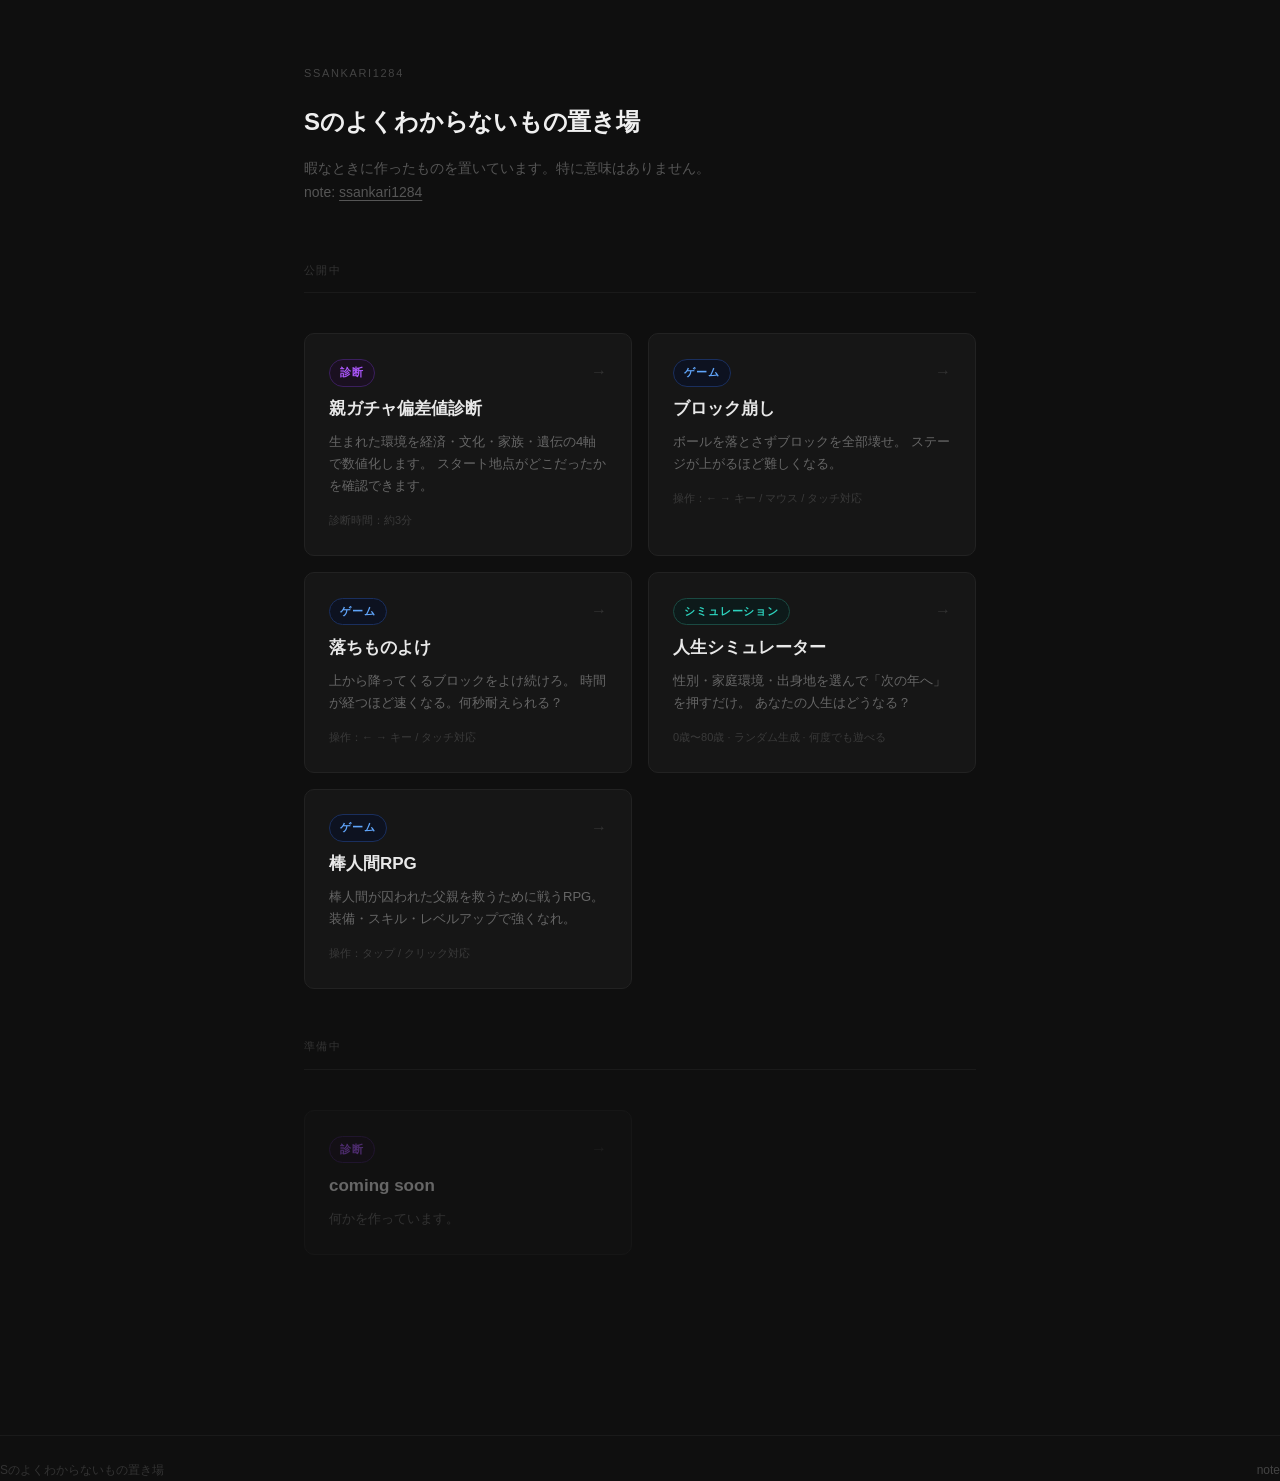
<file: index.html>
<!DOCTYPE html>
<html lang="ja">
<head>
  <meta charset="UTF-8" />
  <meta name="viewport" content="width=device-width, initial-scale=1.0" />
  <title>Sのよくわからないもの置き場</title>
  <meta name="description" content="暇なときに作ったものを置いています。特に意味はありません。" />
  <meta property="og:title" content="Sのよくわからないもの置き場" />
  <meta property="og:description" content="暇なときに作ったものを置いています。特に意味はありません。" />
  <meta name="twitter:card" content="summary" />
  <style>
    * { box-sizing: border-box; margin: 0; padding: 0; }

    body {
      background: #0f0f0f;
      color: #d0d0d0;
      font-family: 'Hiragino Kaku Gothic Pro', 'Meiryo', sans-serif;
      font-size: 16px;
      line-height: 1.8;
      min-height: 100vh;
    }

    .container {
      max-width: 720px;
      margin: 0 auto;
      padding: 64px 24px 100px;
    }

    /* ヘッダー */
    header {
      margin-bottom: 56px;
    }

    .site-label {
      font-size: 11px;
      letter-spacing: 0.15em;
      color: #444;
      text-transform: uppercase;
      margin-bottom: 16px;
    }

    h1 {
      font-size: 24px;
      font-weight: 700;
      color: #efefef;
      letter-spacing: -0.01em;
      margin-bottom: 14px;
    }

    .subtitle {
      font-size: 14px;
      color: #555;
      line-height: 1.7;
    }

    .subtitle a {
      color: #555;
      text-underline-offset: 3px;
    }

    .subtitle a:hover {
      color: #888;
    }

    /* ツール一覧 */
    .tools-grid {
      display: grid;
      grid-template-columns: repeat(auto-fill, minmax(280px, 1fr));
      gap: 16px;
      margin-top: 40px;
    }

    .tool-card {
      background: #161616;
      border: 1px solid #222;
      border-radius: 10px;
      padding: 24px;
      text-decoration: none;
      color: inherit;
      display: flex;
      flex-direction: column;
      gap: 10px;
      transition: border-color 0.15s, background 0.15s;
      cursor: pointer;
    }

    .tool-card:hover {
      border-color: #3a3a3a;
      background: #1a1a1a;
    }

    .tool-card:hover .card-arrow {
      transform: translateX(4px);
    }

    .card-top {
      display: flex;
      align-items: center;
      justify-content: space-between;
    }

    .card-tag {
      font-size: 11px;
      letter-spacing: 0.08em;
      padding: 3px 10px;
      border-radius: 20px;
      font-weight: 600;
    }

    .tag-diagnosis {
      background: #1a1020;
      color: #a855f7;
      border: 1px solid #3b1f5e;
    }

    .tag-tool {
      background: #0d1a12;
      color: #4ade80;
      border: 1px solid #1a4a2e;
    }

    .tag-check {
      background: #1a0d0d;
      color: #f87171;
      border: 1px solid #4a1a1a;
    }

    .tag-game {
      background: #0d1220;
      color: #60a5fa;
      border: 1px solid #1a2f5e;
    }

    .tag-sim {
      background: #0d1a1a;
      color: #2dd4bf;
      border: 1px solid #1a4a42;
    }

    .card-arrow {
      font-size: 16px;
      color: #333;
      transition: transform 0.15s;
    }

    .card-title {
      font-size: 17px;
      font-weight: 700;
      color: #e8e8e8;
      line-height: 1.4;
    }

    .card-desc {
      font-size: 13px;
      color: #666;
      line-height: 1.7;
    }

    .card-meta {
      font-size: 11px;
      color: #3a3a3a;
      margin-top: 4px;
    }

    /* 区切り */
    .section-label {
      font-size: 11px;
      letter-spacing: 0.12em;
      color: #333;
      text-transform: uppercase;
      margin-top: 48px;
      margin-bottom: 4px;
      padding-bottom: 12px;
      border-bottom: 1px solid #1a1a1a;
    }

    /* Coming soon カード */
    .tool-card.coming-soon {
      opacity: 0.4;
      cursor: default;
      pointer-events: none;
    }

    .tool-card.coming-soon:hover {
      border-color: #222;
      background: #161616;
    }

    /* フッター */
    footer {
      margin-top: 80px;
      padding-top: 24px;
      border-top: 1px solid #1a1a1a;
      font-size: 12px;
      color: #333;
      display: flex;
      justify-content: space-between;
      align-items: center;
      flex-wrap: wrap;
      gap: 8px;
    }

    footer a {
      color: #444;
      text-decoration: none;
    }

    footer a:hover {
      color: #777;
    }

    @media (max-width: 480px) {
      h1 { font-size: 20px; }
      .tools-grid { grid-template-columns: 1fr; }
    }
  </style>
</head>
<body>
<div class="container">

  <header>
    <div class="site-label">ssankari1284</div>
    <h1>Sのよくわからないもの置き場</h1>
    <p class="subtitle">
      暇なときに作ったものを置いています。特に意味はありません。<br>
      note: <a href="https://note.com/ssankari1284" target="_blank" rel="noopener">ssankari1284</a>
    </p>
  </header>

  <div class="section-label">公開中</div>

  <div class="tools-grid">

    <!-- 親ガチャ偏差値診断 -->
    <a class="tool-card" href="/oyagacha/">
      <div class="card-top">
        <span class="card-tag tag-diagnosis">診断</span>
        <span class="card-arrow">→</span>
      </div>
      <div class="card-title">親ガチャ偏差値診断</div>
      <div class="card-desc">
        生まれた環境を経済・文化・家族・遺伝の4軸で数値化します。
        スタート地点がどこだったかを確認できます。
      </div>
      <div class="card-meta">診断時間：約3分</div>
    </a>

    <!-- ブロック崩し -->
    <a class="tool-card" href="https://ssankari1284-ux.github.io/breakout/">
      <div class="card-top">
        <span class="card-tag tag-game">ゲーム</span>
        <span class="card-arrow">→</span>
      </div>
      <div class="card-title">ブロック崩し</div>
      <div class="card-desc">
        ボールを落とさずブロックを全部壊せ。
        ステージが上がるほど難しくなる。
      </div>
      <div class="card-meta">操作：← → キー / マウス / タッチ対応</div>
    </a>

    <!-- 落ちものよけ -->
    <a class="tool-card" href="https://ssankari1284-ux.github.io/dodge/">
      <div class="card-top">
        <span class="card-tag tag-game">ゲーム</span>
        <span class="card-arrow">→</span>
      </div>
      <div class="card-title">落ちものよけ</div>
      <div class="card-desc">
        上から降ってくるブロックをよけ続けろ。
        時間が経つほど速くなる。何秒耐えられる？
      </div>
      <div class="card-meta">操作：← → キー / タッチ対応</div>
    </a>

    <!-- 人生シミュレーター -->
    <a class="tool-card" href="https://ssankari1284-ux.github.io/life-sim/" target="_blank" rel="noopener">
      <div class="card-top">
        <span class="card-tag tag-sim">シミュレーション</span>
        <span class="card-arrow">→</span>
      </div>
      <div class="card-title">人生シミュレーター</div>
      <div class="card-desc">
        性別・家庭環境・出身地を選んで「次の年へ」を押すだけ。
        あなたの人生はどうなる？
      </div>
      <div class="card-meta">0歳〜80歳 · ランダム生成 · 何度でも遊べる</div>
    </a>

    <!-- 棒人間RPG -->
    <a class="tool-card" href="/stickman-rpg/">
      <div class="card-top">
        <span class="card-tag tag-game">ゲーム</span>
        <span class="card-arrow">→</span>
      </div>
      <div class="card-title">棒人間RPG</div>
      <div class="card-desc">
        棒人間が囚われた父親を救うために戦うRPG。
        装備・スキル・レベルアップで強くなれ。
      </div>
      <div class="card-meta">操作：タップ / クリック対応</div>
    </a>

    <!-- 浮気兆候チェック（非表示） -->

  </div>

  <div class="section-label">準備中</div>

  <div class="tools-grid">

    <div class="tool-card coming-soon">
      <div class="card-top">
        <span class="card-tag tag-diagnosis">診断</span>
        <span class="card-arrow">→</span>
      </div>
      <div class="card-title">coming soon</div>
      <div class="card-desc">何かを作っています。</div>
    </div>

  </div>

</div>

<footer>
  <span>Sのよくわからないもの置き場</span>
  <span>
    <a href="https://note.com/ssankari1284" target="_blank" rel="noopener">note</a>
  </span>
</footer>

</body>
</html>
</file>
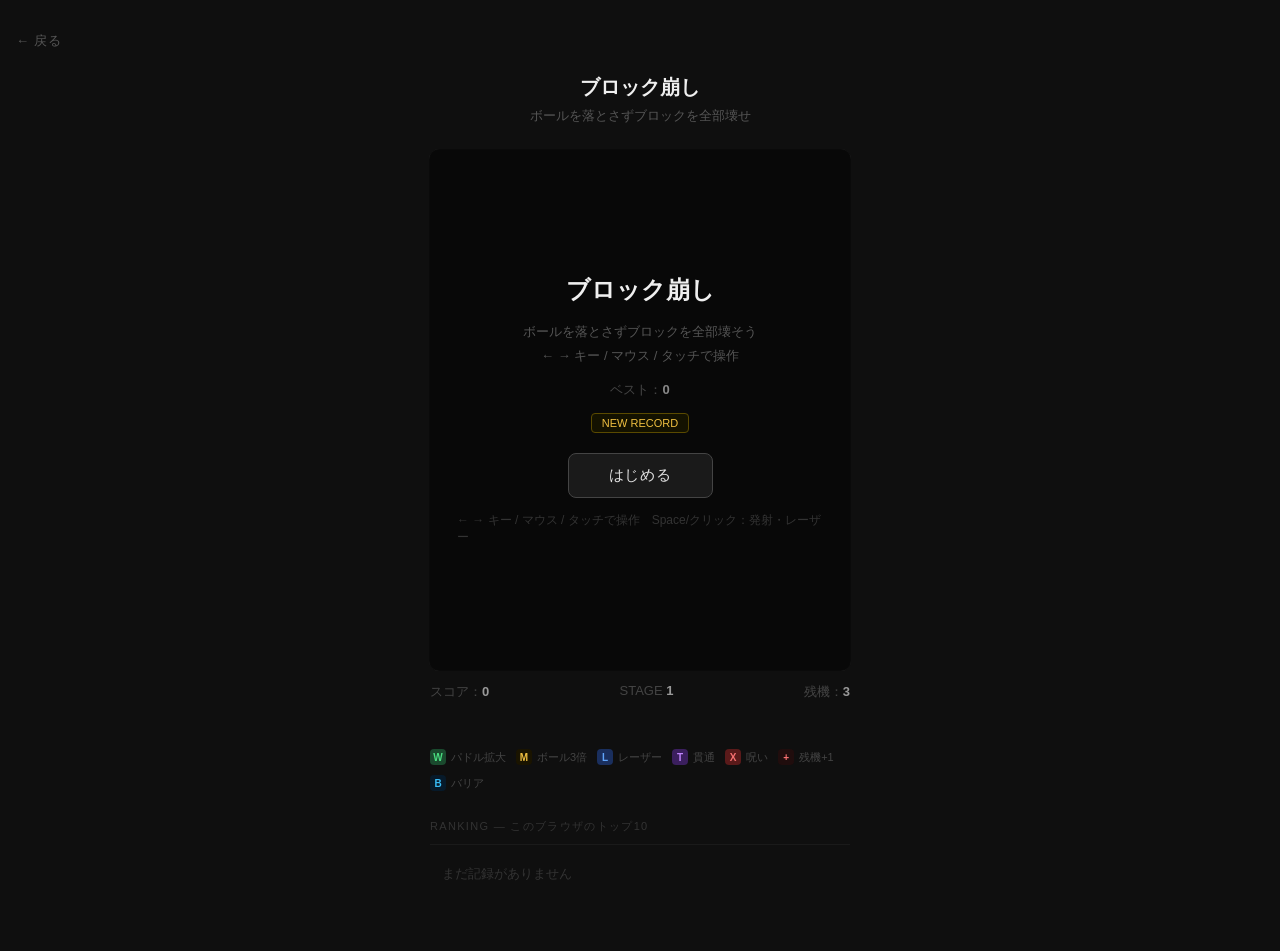
<file: breakout/index.html>
<!DOCTYPE html>
<html lang="ja">
<head>
  <meta charset="UTF-8" />
  <meta name="viewport" content="width=device-width, initial-scale=1.0" />
  <title>ブロック崩し — Sのよくわからないもの置き場</title>
  <style>
    * { box-sizing: border-box; margin: 0; padding: 0; }
    body {
      background: #0f0f0f; color: #d0d0d0;
      font-family: 'Hiragino Kaku Gothic Pro', 'Meiryo', sans-serif;
      display: flex; flex-direction: column; align-items: center;
      min-height: 100vh; padding: 32px 16px 60px;
    }
    .back-link {
      align-self: flex-start; font-size: 13px; color: #555;
      text-decoration: none; margin-bottom: 24px; letter-spacing: 0.05em;
      transition: color 0.15s;
    }
    .back-link:hover { color: #aaa; }
    h1 { font-size: 20px; font-weight: 700; color: #efefef; margin-bottom: 6px; }
    .desc { font-size: 13px; color: #555; margin-bottom: 24px; }
    #game-wrapper { position: relative; }
    canvas { display: block; border: 1px solid #2a2a2a; border-radius: 10px; background: #0a0a0a; }

    /* オーバーレイ */
    #overlay {
      position: absolute; inset: 0; display: flex; flex-direction: column;
      align-items: center; justify-content: center; border-radius: 10px;
      background: rgba(8,8,8,0.93); gap: 14px; padding: 28px;
    }
    #overlay.hidden { display: none; }
    .overlay-title { font-size: 24px; font-weight: 700; color: #efefef; }
    .overlay-sub { font-size: 13px; color: #555; text-align: center; line-height: 1.8; }
    .overlay-score-big { font-size: 42px; font-weight: 700; color: #fff; line-height: 1; }
    .overlay-score-label { font-size: 12px; color: #444; letter-spacing: 0.1em; margin-top: -6px; }
    .overlay-best { font-size: 13px; color: #444; }
    .overlay-best span { color: #888; font-weight: 700; }
    .new-record {
      font-size: 11px; color: #f0c040;
      border: 1px solid #5a4a00; border-radius: 4px; padding: 3px 10px; background: #141200;
    }
    #start-btn {
      margin-top: 6px; padding: 12px 40px; background: #1a1a1a; border: 1px solid #444;
      border-radius: 8px; color: #e0e0e0; font-size: 15px; font-family: inherit;
      cursor: pointer; letter-spacing: 0.05em; transition: border-color 0.15s, background 0.15s;
    }
    #start-btn:hover { border-color: #777; background: #252525; }
    .hint { font-size: 12px; color: #333; }

    /* HUD */
    #hud {
      display: flex; justify-content: space-between;
      width: 100%; max-width: 420px; margin-top: 12px; font-size: 13px; color: #444;
    }
    #hud span { color: #999; font-weight: 700; }

    /* アイテム効果バッジ */
    #effects { display: flex; gap: 8px; flex-wrap: wrap; width: 100%; max-width: 420px; margin-top: 8px; min-height: 24px; }
    .effect-badge { font-size: 11px; padding: 2px 10px; border-radius: 20px; font-weight: 700; }
    .effect-wide   { background: #0d1a0d; color: #4ade80; border: 1px solid #1a4a2e; }
    .effect-thru   { background: #1a0d20; color: #c084fc; border: 1px solid #3b1f5e; }
    .effect-laser  { background: #0d1525; color: #60a5fa; border: 1px solid #1a2f5e; }

    .effect-shrink { background: #200808; color: #f87171; border: 1px solid #5a1a1a; }

    /* アイテム説明 */
    #item-legend { display: flex; gap: 10px; flex-wrap: wrap; width: 100%; max-width: 420px; margin-top: 16px; }
    .legend-item { display: flex; align-items: center; gap: 5px; font-size: 11px; color: #444; }
    .legend-dot {
      width: 16px; height: 16px; border-radius: 4px;
      display: flex; align-items: center; justify-content: center;
      font-size: 10px; font-weight: 700;
    }

    /* ランキング */
    #ranking-section { margin-top: 28px; width: 100%; max-width: 420px; }
    .ranking-title {
      font-size: 11px; letter-spacing: 0.12em; color: #333; text-transform: uppercase;
      padding-bottom: 10px; border-bottom: 1px solid #1a1a1a; margin-bottom: 12px;
    }
    #ranking-list { list-style: none; display: flex; flex-direction: column; gap: 6px; }
    #ranking-list li {
      display: flex; align-items: center; gap: 12px; font-size: 13px;
      padding: 8px 12px; background: #111; border: 1px solid #1e1e1e; border-radius: 6px;
    }
    #ranking-list li.rank-1 { border-color: #5a4a00; background: #141200; }
    #ranking-list li.rank-2 { border-color: #2a2a2a; }
    #ranking-list li.rank-3 { border-color: #2a1a00; background: #120e00; }
    .rank-num { font-size: 11px; color: #333; width: 24px; flex-shrink: 0; }
    .rank-1 .rank-num { color: #b8860b; font-weight: 700; }
    .rank-2 .rank-num { color: #777; font-weight: 700; }
    .rank-3 .rank-num { color: #7a4a00; font-weight: 700; }
    .rank-info { flex: 1; }
    .rank-score { font-weight: 700; color: #ccc; font-size: 15px; }
    .rank-1 .rank-score { color: #f0c040; }
    .rank-detail { font-size: 11px; color: #333; margin-top: 1px; }
    .rank-date { font-size: 11px; color: #333; margin-left: auto; }
    .rank-empty { font-size: 13px; color: #333; text-align: center; padding: 16px; }
  </style>
</head>
<body>
  <a class="back-link" href="https://ssankari1284-ux.github.io">← 戻る</a>
  <h1>ブロック崩し</h1>
  <p class="desc">ボールを落とさずブロックを全部壊せ</p>

  <div id="game-wrapper">
    <canvas id="canvas" width="420" height="520"></canvas>
    <div id="overlay">
      <div class="overlay-title" id="overlay-title">ブロック崩し</div>
      <div class="overlay-sub" id="overlay-sub">ボールを落とさずブロックを全部壊そう<br>← → キー / マウス / タッチで操作</div>
      <div id="score-area" style="display:none;flex-direction:column;align-items:center;gap:4px;">
        <div class="overlay-score-big" id="score-val">0</div>
        <div class="overlay-score-label">SCORE</div>
      </div>
      <div class="overlay-best hidden" id="overlay-best">ベスト：<span id="best-val">0</span></div>
      <div class="new-record hidden" id="new-record">NEW RECORD</div>
      <button id="start-btn">はじめる</button>
      <div class="hint">← → キー / マウス / タッチで操作　Space/クリック：発射・レーザー</div>
    </div>
  </div>

  <div id="hud">
    <div>スコア：<span id="hud-score">0</span></div>
    <div>STAGE <span id="hud-stage">1</span></div>
    <div>残機：<span id="hud-lives">3</span></div>
  </div>
  <div id="effects"></div>
  <div id="item-legend">
    <div class="legend-item"><div class="legend-dot" style="background:#1a4a2e;color:#4ade80;">W</div>パドル拡大</div>
    <div class="legend-item"><div class="legend-dot" style="background:#1a1400;color:#f0c040;">M</div>ボール3倍</div>
    <div class="legend-item"><div class="legend-dot" style="background:#1a2f5e;color:#60a5fa;">L</div>レーザー</div>
    <div class="legend-item"><div class="legend-dot" style="background:#3b1f5e;color:#c084fc;">T</div>貫通</div>
    <div class="legend-item"><div class="legend-dot" style="background:#5a1a1a;color:#f87171;">X</div>呪い</div>
    <div class="legend-item"><div class="legend-dot" style="background:#200d0d;color:#f87171;">+</div>残機+1</div>
    <div class="legend-item"><div class="legend-dot" style="background:#071a2a;color:#38bdf8;">B</div>バリア</div>
  </div>

  <div id="ranking-section">
    <div class="ranking-title">Ranking — このブラウザのトップ10</div>
    <ul id="ranking-list"></ul>
  </div>

<script>
  const canvas = document.getElementById('canvas');
  const ctx    = canvas.getContext('2d');
  const W = canvas.width, H = canvas.height;

  // UI
  const overlay      = document.getElementById('overlay');
  const overlayTitle = document.getElementById('overlay-title');
  const overlaySub   = document.getElementById('overlay-sub');
  const scoreArea    = document.getElementById('score-area');
  const scoreVal     = document.getElementById('score-val');
  const overlayBest  = document.getElementById('overlay-best');
  const bestVal      = document.getElementById('best-val');
  const newRecord    = document.getElementById('new-record');
  const startBtn     = document.getElementById('start-btn');
  const hudScore     = document.getElementById('hud-score');
  const hudStage     = document.getElementById('hud-stage');
  const hudLives     = document.getElementById('hud-lives');
  const effectsEl    = document.getElementById('effects');

  // ---- ランキング ----
  const RANKING_KEY = 'breakout_ranking_v2';
  function loadRanking() {
    try { return JSON.parse(localStorage.getItem(RANKING_KEY)) || []; } catch { return []; }
  }
  function saveScore(sc, st) {
    const list = loadRanking();
    const now = new Date();
    list.push({ score: sc, stage: st, date: `${now.getMonth()+1}/${now.getDate()}` });
    list.sort((a,b) => b.score - a.score);
    localStorage.setItem(RANKING_KEY, JSON.stringify(list.slice(0, 10)));
  }
  function renderRanking(hl) {
    const list = loadRanking();
    const ul = document.getElementById('ranking-list');
    ul.innerHTML = '';
    if (!list.length) {
      ul.innerHTML = '<li class="rank-empty" style="border:none;background:none;">まだ記録がありません</li>';
      return;
    }
    const medals = ['1st','2nd','3rd'];
    list.forEach((e,i) => {
      const li = document.createElement('li');
      if (i < 3) li.classList.add(`rank-${i+1}`);
      const isNew = hl !== null && e.score === hl && i === list.findIndex(x => x.score === hl);
      li.innerHTML = `
        <span class="rank-num">${medals[i]||(i+1)}</span>
        <div class="rank-info">
          <div class="rank-score">${e.score.toLocaleString()} pt</div>
          <div class="rank-detail">ステージ ${e.stage} クリア</div>
        </div>
        <span class="rank-date">${isNew ? '<span style="color:#f0c040;font-size:11px;">NEW</span>' : e.date}</span>
      `;
      ul.appendChild(li);
    });
  }

  // ---- 効果音 ----
  let _audioCtx = null;
  function getAC() {
    if (!_audioCtx) _audioCtx = new (window.AudioContext || window.webkitAudioContext)();
    return _audioCtx;
  }
  function playTone(freq, type, dur, vol, freq2) {
    try {
      const ac = getAC();
      const o = ac.createOscillator();
      const g = ac.createGain();
      o.connect(g); g.connect(ac.destination);
      o.type = type;
      o.frequency.setValueAtTime(freq, ac.currentTime);
      if (freq2 !== undefined) o.frequency.linearRampToValueAtTime(freq2, ac.currentTime + dur);
      g.gain.setValueAtTime(vol, ac.currentTime);
      g.gain.exponentialRampToValueAtTime(0.001, ac.currentTime + dur);
      o.start(); o.stop(ac.currentTime + dur);
    } catch(e) {}
  }
  function sndWall()     { playTone(280, 'square',   0.07, 0.12); }
  function sndPaddle()   { playTone(480, 'triangle', 0.10, 0.22, 580); }
  function sndBreak(pts) { const f = 180 + pts * 6; playTone(f, 'sawtooth', 0.13, 0.28, f * 0.65); }
  function sndItem()     { [523,659,784].forEach((f,i) => setTimeout(() => playTone(f,'sine',0.18,0.28), i*55)); }
  function sndMiss()     { playTone(220, 'sawtooth', 0.45, 0.30, 80); }
  function sndClear()    { [523,659,784,1046].forEach((f,i) => setTimeout(() => playTone(f,'sine',0.25,0.38), i*80)); }
  function sndGameOver() { [280,230,180,130].forEach((f,i) => setTimeout(() => playTone(f,'sawtooth',0.30,0.32), i*110)); }
  function sndLaser()    { playTone(1100, 'sawtooth', 0.14, 0.18, 380); }
  function sndBossHit()  { playTone(140, 'square',   0.18, 0.38, 70); }
  function sndBossKill() { [380,500,280,620,820].forEach((f,i) => setTimeout(() => playTone(f,'sawtooth',0.22,0.45), i*50)); }
  function sndCombo(c)   { const f = 440 * Math.pow(1.12, Math.min(c-3, 8)); playTone(f,'sine',0.14,0.28,f*1.1); }

  // ---- 定数 ----
  const PADDLE_H      = 12;
  const PADDLE_Y      = H - 40;
  const BALL_R        = 7;
  const BLOCK_COLS    = 8;
  const BLOCK_W       = 44;
  const BLOCK_H       = 18;
  const BLOCK_PAD     = 6;
  const BLOCK_TOP     = 55;
  const ITEM_SIZE     = 20;
  const ITEM_SPEED    = 2.5;
  const BASE_PADDLE_W = 80;
  const BOSS_STAGES   = [3, 6, 9, 12, 15];
  const DESCENT_DELAY    = 12000; // 12秒後に下降開始
  const DESCENT_INTERVAL = 5000;  // 5秒ごとに1段下がる

  const ROW_COLORS = [
    { fill:'#e53935', stroke:'#ff6659', pts:50 },
    { fill:'#fb8c00', stroke:'#ffbd45', pts:40 },
    { fill:'#fdd835', stroke:'#ffff72', pts:30 },
    { fill:'#43a047', stroke:'#76d275', pts:20 },
    { fill:'#1e88e5', stroke:'#6ab7ff', pts:10 },
  ];

  // アイテム定義
  const ITEM_TYPES = [
    { id:'wide',   label:'W', color:'#4ade80', bg:'#0d2010', desc:'パドル拡大', duration:10000 },
    { id:'multi',  label:'M', color:'#f0c040', bg:'#1a1400', desc:null,         duration:0     },
    { id:'laser',  label:'L', color:'#60a5fa', bg:'#0d1525', desc:'レーザー',   duration:9000  },
    { id:'thru',   label:'T', color:'#c084fc', bg:'#18082a', desc:'貫通ボール', duration:6000  },
    { id:'shrink', label:'X', color:'#f87171', bg:'#200808', desc:'呪い',       duration:7000  },
    { id:'life',    label:'+', color:'#f87171', bg:'#200d0d', desc:null,          duration:0     },
    { id:'barrier', label:'B', color:'#38bdf8', bg:'#071a2a', desc:'バリア',      duration:0     },
  ];

  // ---- ゲーム変数 ----
  let paddle, balls, boss, blocks, items, laserShots, particles;
  let score, lives, stage, animId, phase;
  let activeEffects = {};
  let stageStartTime = 0, lastDescentTime = 0;
  let dangerMode = false;
  let lastLaserTime = 0;
  let combo = 0;
  let wallFlash = null; // { x, side, alpha } 壁反射フラッシュ
  let barrierActive = false; // バリア有効フラグ

  function getBaseSpeed() {
    if (stage === 1) return 5.5;
    return 6 + (stage - 1) * 0.5;
  }

  function getItemRate() {
    return stage === 1 ? 0.55 : 0.28;
  }

  function isBossStage(s) {
    return BOSS_STAGES.includes(s);
  }

  function pickItemType() {
    // wide=25, multi=25, laser=20, thru=20, shrink=12, life=1, barrier=8
    const weights = { wide:25, multi:25, laser:20, thru:20, shrink:12, life:1, barrier:8 };
    const pool = [];
    for (const t of ITEM_TYPES) {
      const w = weights[t.id] || 1;
      for (let i = 0; i < w; i++) pool.push(t);
    }
    return pool[Math.floor(Math.random() * pool.length)];
  }

  // ---- レイアウト ----
  function getLayoutGrid(stageNum) {
    const idx = (stageNum - 1) % 7;
    const hard = (r) => stageNum >= 3 && r === 0 ? 2 : stageNum >= 5 && r <= 1 ? 2 : 1;

    let grid;
    switch (idx) {
      case 0: grid = Array.from({length:5}, (_,r) => Array.from({length:8}, () => hard(r))); break;
      case 1: grid = Array.from({length:5}, (_,r) => Array.from({length:8}, (_,c) => (r+c)%2===0 ? hard(r) : 0)); break;
      case 2: grid = [
        [0,0,0,1,1,0,0,0],[0,0,1,1,1,1,0,0],[0,1,1,1,1,1,1,0],[1,1,1,1,1,1,1,1],[1,1,1,1,1,1,1,1]
      ].map((row,r) => row.map(v => v ? hard(r) : 0)); break;
      case 3: grid = [
        [1,1,1,1,1,1,1,1],[1,1,1,1,1,1,1,1],[0,1,1,1,1,1,1,0],[0,0,1,1,1,1,0,0],[0,0,0,1,1,0,0,0]
      ].map((row,r) => row.map(v => v ? hard(r) : 0)); break;
      case 4: grid = [
        [0,0,0,1,1,0,0,0],[0,0,0,1,1,0,0,0],[1,1,1,1,1,1,1,1],[0,0,0,1,1,0,0,0],[0,0,0,1,1,0,0,0]
      ].map((row,r) => row.map(v => v ? hard(r) : 0)); break;
      case 5: grid = Array.from({length:5}, (_,r) =>
        Array.from({length:8}, (_,c) => (r===0||r===4||c===0||c===7) ? hard(r) : 0)); break;
      default: grid = Array.from({length:5}, (_,r) =>
        Array.from({length:8}, () => Math.random() < 0.75 ? hard(r) : 0)); break;
    }
    return grid;
  }

  // ---- ステージ初期化 ----
  function initStage(stageNum) {
    const pw = stageNum === 1
      ? BASE_PADDLE_W * 1.25
      : Math.max(55, BASE_PADDLE_W - (stageNum-1)*3);
    paddle = { x: W/2 - pw/2, y: PADDLE_Y, w: pw, baseW: pw };

    const sp = getBaseSpeed();
    const ang = (Math.random()*0.4+0.3) * (Math.random()<0.5 ? 1 : -1);
    balls = [{
      x: W/2, y: PADDLE_Y - BALL_R - 2,
      px: W/2, py: PADDLE_Y - BALL_R - 2,
      vx: sp * ang, vy: -sp * Math.sqrt(1 - ang*ang),
    }];

    // ボスステージ
    boss = null;
    if (isBossStage(stageNum)) {
      const bossHp = 8 + stageNum * 2;
      boss = {
        x: W/2 - 45, y: BLOCK_TOP,
        vx: 2.5 + stageNum * 0.3,
        w: 90, h: 28,
        hp: bossHp, maxHp: bossHp,
        flashTimer: 0,
      };
    }

    blocks = [];
    items  = [];
    laserShots = [];
    particles  = [];
    const totalW  = BLOCK_COLS * BLOCK_W + (BLOCK_COLS-1) * BLOCK_PAD;
    const offsetX = (W - totalW) / 2;
    const grid = getLayoutGrid(stageNum);

    grid.forEach((row, r) => {
      row.forEach((cell, c) => {
        if (!cell) return;
        const isBomb = !isBossStage(stageNum) && Math.random() < 0.15;
        // ステージ5以降、約30%のブロックが横に動く
        const movingChance = stageNum >= 5 ? Math.min(0.3 + (stageNum - 5) * 0.03, 0.55) : 0;
        const isMoving = !isBossStage(stageNum) && Math.random() < movingChance;
        const blockVx = isMoving ? (Math.random() < 0.5 ? 1 : -1) * (0.8 + Math.random() * 0.8) : 0;
        blocks.push({
          x: offsetX + c*(BLOCK_W+BLOCK_PAD),
          y: BLOCK_TOP + r*(BLOCK_H+BLOCK_PAD) + (isBossStage(stageNum) ? 50 : 0),
          w: BLOCK_W, h: BLOCK_H,
          color: ROW_COLORS[Math.min(r, ROW_COLORS.length-1)],
          hp: cell, maxHp: cell,
          alive: true, isBomb,
          vx: blockVx,
        });
      });
    });

    stageStartTime = performance.now();
    lastDescentTime = 0;
    dangerMode = false;
    combo = 0;
    barrierActive = false;
    phase = 'launch';
    hudStage.textContent = stageNum;
    hudLives.textContent = lives;
    hudScore.textContent = score.toLocaleString();
    renderEffectsHUD();
  }

  function startGame() {
    // AudioContext（音を作る仕組み）をユーザー操作のタイミングで起動・再開する
    try { getAC().resume(); } catch(e) {}
    score = 0; lives = 3; stage = 1;
    activeEffects = {};
    combo = 0; wallFlash = null; barrierActive = false;
    overlay.classList.add('hidden');
    cancelAnimationFrame(animId);
    initStage(stage);
    animId = requestAnimationFrame(loop);
  }

  // ---- エフェクト ----
  function recalcPaddleWidth() {
    if (isEffectActive('wide') && !isEffectActive('shrink'))     paddle.w = paddle.baseW * 1.7;
    else if (isEffectActive('shrink') && !isEffectActive('wide')) paddle.w = paddle.baseW * 0.5;
    else paddle.w = paddle.baseW;
  }

  function renderEffectsHUD() {
    effectsEl.innerHTML = '';
    const now = Date.now();
    for (const [id, expire] of Object.entries(activeEffects)) {
      if (now >= expire) continue;
      const def = ITEM_TYPES.find(t => t.id === id);
      if (!def?.desc) continue;
      const rem = Math.ceil((expire - now) / 1000);
      const badge = document.createElement('span');
      badge.className = `effect-badge effect-${id}`;
      badge.textContent = `${def.desc} ${rem}s`;
      effectsEl.appendChild(badge);
    }
  }

  function applyItem(type) {
    const now = Date.now();
    if (type === 'life') {
      lives = Math.min(lives + 1, 9);
      hudLives.textContent = lives;
      spawnFloatingText(paddle.x + paddle.w/2, paddle.y, '+1UP', '#f87171');
      return;
    }
    if (type === 'barrier') {
      barrierActive = true;
      spawnFloatingText(paddle.x + paddle.w/2, paddle.y, 'BARRIER!', '#38bdf8');
      return;
    }
    if (type === 'multi') {
      const newBalls = [];
      for (const b of balls) {
        const sp = Math.sqrt(b.vx*b.vx + b.vy*b.vy);
        const baseAng = Math.atan2(b.vy, b.vx);
        const spread = Math.PI / 9;
        for (const d of [-spread, spread]) {
          const a = baseAng + d;
          newBalls.push({ x:b.x, y:b.y, px:b.px, py:b.py, vx:sp*Math.cos(a), vy:sp*Math.sin(a) });
        }
      }
      balls = [...balls, ...newBalls].slice(0, 9);
      return;
    }
    const def = ITEM_TYPES.find(t => t.id === type);
    activeEffects[type] = now + def.duration;
    recalcPaddleWidth();
  }

  function isEffectActive(id) {
    return !!(activeEffects[id] && Date.now() < activeEffects[id]);
  }

  function tickEffects() {
    const now = Date.now();
    let changed = false;
    for (const id of Object.keys(activeEffects)) {
      if (now >= activeEffects[id]) {
        delete activeEffects[id];
        changed = true;
      }
    }
    if (changed) { recalcPaddleWidth(); renderEffectsHUD(); }
  }

  // ---- レーザー ----
  function fireLaser() {
    if (!isEffectActive('laser')) return;
    const now = Date.now();
    if (now - lastLaserTime < 180) return;
    lastLaserTime = now;
    sndLaser();
    laserShots.push({ x: paddle.x + paddle.w * 0.25, y: paddle.y - 4 });
    laserShots.push({ x: paddle.x + paddle.w * 0.75, y: paddle.y - 4 });
  }

  // ---- パーティクル ----
  function spawnParticles(x, y, color, count = 8) {
    for (let i = 0; i < count; i++) {
      const angle = (Math.PI * 2 / count) * i + Math.random() * 0.4;
      const speed = 1.5 + Math.random() * 3;
      particles.push({
        x, y, vx: Math.cos(angle)*speed, vy: Math.sin(angle)*speed,
        color, alpha: 1, size: 2 + Math.random() * 3,
      });
    }
  }

  const floatingTexts = [];
  function spawnFloatingText(x, y, text, color) {
    floatingTexts.push({ x, y, text, color, alpha: 1, vy: -1.5 });
  }

  // ---- 爆弾 ----
  function triggerBomb(bombBlock) {
    spawnParticles(bombBlock.x + bombBlock.w/2, bombBlock.y + bombBlock.h/2, '#ff6600', 16);
    for (const b of blocks) {
      if (!b.alive || b === bombBlock) continue;
      const dx = Math.abs((b.x + b.w/2) - (bombBlock.x + bombBlock.w/2));
      const dy = Math.abs((b.y + b.h/2) - (bombBlock.y + bombBlock.h/2));
      if (dx < BLOCK_W + BLOCK_PAD + 4 && dy < BLOCK_H + BLOCK_PAD + 4) {
        b.hp--;
        if (b.hp <= 0) {
          b.alive = false;
          score += b.color.pts * stage;
          spawnParticles(b.x + b.w/2, b.y + b.h/2, b.color.fill);
          if (b.isBomb) triggerBomb(b); // 連鎖
        }
      }
    }
  }

  // ---- ボス ----
  function updateBoss() {
    if (!boss) return;
    boss.x += boss.vx;
    if (boss.x <= 0)         { boss.x = 0; boss.vx = Math.abs(boss.vx); }
    if (boss.x + boss.w >= W){ boss.x = W - boss.w; boss.vx = -Math.abs(boss.vx); }
    if (boss.flashTimer > 0) boss.flashTimer--;

    // ボールとの衝突
    for (const ball of balls) {
      if (ball.x + BALL_R <= boss.x || ball.x - BALL_R >= boss.x + boss.w) continue;
      if (ball.y + BALL_R <= boss.y || ball.y - BALL_R >= boss.y + boss.h) continue;
      boss.hp--;
      boss.flashTimer = 6;
      score += 20 * stage;
      hudScore.textContent = score.toLocaleString();
      spawnParticles(ball.x, ball.y, '#ff4400', 5);
      if (boss.hp <= 0) {
        sndBossKill();
        score += 500 * stage;
        hudScore.textContent = score.toLocaleString();
        spawnParticles(boss.x + boss.w/2, boss.y + boss.h/2, '#ff4400', 24);
        spawnFloatingText(boss.x + boss.w/2, boss.y, `+${500*stage}!`, '#f0c040');
        boss = null;
      } else {
        sndBossHit();
      }
      // 反射
      const prevInX = ball.px + BALL_R > (boss?.x??-99) && ball.px - BALL_R < ((boss?.x??-99) + (boss?.w??0));
      if (!prevInX) ball.vx *= -1; else ball.vy *= -1;
      break;
    }

    // レーザーとの衝突
    for (let i = laserShots.length - 1; i >= 0; i--) {
      const ls = laserShots[i];
      if (!boss) break;
      if (ls.x >= boss.x && ls.x <= boss.x + boss.w && ls.y >= boss.y && ls.y <= boss.y + boss.h) {
        boss.hp -= 2;
        boss.flashTimer = 6;
        score += 40 * stage;
        hudScore.textContent = score.toLocaleString();
        spawnParticles(ls.x, ls.y, '#60a5fa', 5);
        laserShots.splice(i, 1);
        if (boss.hp <= 0) {
          score += 500 * stage;
          hudScore.textContent = score.toLocaleString();
          spawnParticles(boss.x + boss.w/2, boss.y + boss.h/2, '#ff4400', 24);
          spawnFloatingText(boss.x + boss.w/2, boss.y, `BOSS KILL +${500*stage}!`, '#f0c040');
          boss = null;
        }
      }
    }
  }

  // ---- ブロック下降 ----
  function updateDescent(now) {
    if (phase !== 'playing' || isBossStage(stage)) return;
    const elapsed = now - stageStartTime;
    if (elapsed < DESCENT_DELAY) return;
    const ref = lastDescentTime || (stageStartTime + DESCENT_DELAY);
    if (now - ref < DESCENT_INTERVAL) return;

    const step = BLOCK_H + BLOCK_PAD;
    for (const b of blocks) { if (b.alive) b.y += step; }
    lastDescentTime = now;

    // 危険判定
    const bottom = Math.max(...blocks.filter(b=>b.alive).map(b=>b.y+b.h));
    dangerMode = bottom > PADDLE_Y - 120;

    // ゲームオーバー判定
    for (const b of blocks) {
      if (b.alive && b.y + b.h >= PADDLE_Y) {
        phase = 'over';
        showGameOver();
        return;
      }
    }
  }

  // ---- 操作 ----
  const keys = { left: false, right: false };
  document.addEventListener('keydown', e => {
    if (e.key === 'ArrowLeft')  { e.preventDefault(); keys.left  = true; }
    if (e.key === 'ArrowRight') { e.preventDefault(); keys.right = true; }
    if (e.key === ' ' || e.key === 'ArrowUp') {
      e.preventDefault();
      if (phase === 'launch') phase = 'playing';
      else if (phase === 'playing') fireLaser();
    }
  });
  document.addEventListener('keyup', e => {
    if (e.key === 'ArrowLeft')  keys.left  = false;
    if (e.key === 'ArrowRight') keys.right = false;
  });

  canvas.addEventListener('mousemove', e => {
    if (!paddle) return;
    const rect = canvas.getBoundingClientRect();
    const mx = (e.clientX - rect.left) * (W / rect.width);
    paddle.x = Math.max(0, Math.min(W - paddle.w, mx - paddle.w/2));
    if (phase === 'launch') balls[0].x = paddle.x + paddle.w/2;
  });
  canvas.addEventListener('click', () => {
    if (phase === 'launch') phase = 'playing';
    else if (phase === 'playing') fireLaser();
  });
  canvas.addEventListener('touchmove', e => {
    if (!paddle) return;
    const rect = canvas.getBoundingClientRect();
    const tx = (e.touches[0].clientX - rect.left) * (W / rect.width);
    paddle.x = Math.max(0, Math.min(W - paddle.w, tx - paddle.w/2));
    if (phase === 'launch') balls[0].x = paddle.x + paddle.w/2;
    e.preventDefault();
  }, { passive: false });
  canvas.addEventListener('touchstart', e => {
    if (phase === 'launch') phase = 'playing';
    else if (phase === 'playing') fireLaser();
    e.preventDefault();
  }, { passive: false });

  // ---- 衝突検出 ----
  function ballBlockCollide(ball, b) {
    if (ball.x + BALL_R <= b.x || ball.x - BALL_R >= b.x + b.w) return null;
    if (ball.y + BALL_R <= b.y || ball.y - BALL_R >= b.y + b.h) return null;
    const prevInX = ball.px + BALL_R > b.x && ball.px - BALL_R < b.x + b.w;
    const prevInY = ball.py + BALL_R > b.y && ball.py - BALL_R < b.y + b.h;
    if (prevInX && !prevInY) return 'y';
    if (!prevInX && prevInY) return 'x';
    return Math.abs(ball.vy) >= Math.abs(ball.vx) ? 'y' : 'x';
  }

  function destroyBlock(b) {
    b.alive = false;
    sndBreak(b.color.pts);
    const comboMul = Math.min(combo, 10) || 1;
    score += b.color.pts * stage * comboMul;
    hudScore.textContent = score.toLocaleString();
    spawnParticles(b.x + b.w/2, b.y + b.h/2, b.color.fill);
    if (b.isBomb) {
      spawnFloatingText(b.x + b.w/2, b.y, 'BOMB!', '#ff6600');
      triggerBomb(b);
    }
    if (Math.random() < getItemRate()) {
      items.push({ x: b.x + b.w/2 - ITEM_SIZE/2, y: b.y, type: pickItemType() });
    }
  }

  // ---- 更新 ----
  const PADDLE_SPEED = 7;

  function update(now) {
    if (phase !== 'playing' && phase !== 'launch') return;

    tickEffects();
    updateDescent(now);
    updateBoss();

    if (keys.left)  paddle.x -= PADDLE_SPEED;
    if (keys.right) paddle.x += PADDLE_SPEED;
    paddle.x = Math.max(0, Math.min(W - paddle.w, paddle.x));

    if (phase === 'launch') {
      balls[0].x = paddle.x + paddle.w/2;
      balls[0].px = balls[0].x; balls[0].py = balls[0].y;
      return;
    }

    const baseSpeed = getBaseSpeed();
    const thru   = isEffectActive('thru');
    const minVY  = baseSpeed * 0.25;

    // ---- 横移動ブロック更新 ----
    const totalW = BLOCK_COLS * BLOCK_W + (BLOCK_COLS-1) * BLOCK_PAD;
    const bOffX  = (W - totalW) / 2;
    for (const b of blocks) {
      if (!b.alive || !b.vx) continue;
      b.x += b.vx;
      if (b.x <= bOffX - BLOCK_W * 0.5)          { b.x = bOffX - BLOCK_W * 0.5;          b.vx =  Math.abs(b.vx); }
      if (b.x + b.w >= bOffX + totalW + BLOCK_W * 0.5) { b.x = bOffX + totalW + BLOCK_W * 0.5 - b.w; b.vx = -Math.abs(b.vx); }
    }

    // 壁フラッシュ更新
    if (wallFlash) {
      wallFlash.alpha -= 0.06;
      if (wallFlash.alpha <= 0) wallFlash = null;
    }

    // ---- ボール更新 ----
    for (const ball of balls) {
      // 速度正規化
      const spd = Math.sqrt(ball.vx*ball.vx + ball.vy*ball.vy);
      if (Math.abs(spd - baseSpeed) > 0.5) {
        const r = baseSpeed / spd; ball.vx *= r; ball.vy *= r;
      }

      ball.px = ball.x; ball.py = ball.y;
      ball.x += ball.vx; ball.y += ball.vy;

      // 壁反射
      if (ball.x - BALL_R < 0)  { ball.x = BALL_R;     ball.vx =  Math.abs(ball.vx); wallFlash = { x: 0,   alpha: 1 }; sndWall(); }
      if (ball.x + BALL_R > W)  { ball.x = W - BALL_R; ball.vx = -Math.abs(ball.vx); wallFlash = { x: W,   alpha: 1 }; sndWall(); }
      if (ball.y - BALL_R < 0)  { ball.y = BALL_R;     ball.vy =  Math.abs(ball.vy); wallFlash = { x: W/2, alpha: 1 }; sndWall(); }

      // パドル反射
      if (
        ball.vy > 0 &&
        ball.y + BALL_R >= paddle.y &&
        ball.y - BALL_R <= paddle.y + PADDLE_H &&
        ball.x + BALL_R >= paddle.x &&
        ball.x - BALL_R <= paddle.x + paddle.w
      ) {
        const rel = (ball.x - (paddle.x + paddle.w/2)) / (paddle.w/2);
        const cr = Math.max(-0.85, Math.min(0.85, rel));
        const angle = cr * (Math.PI * 5/12);
        ball.vx = baseSpeed * Math.sin(angle);
        ball.vy = -Math.abs(baseSpeed * Math.cos(angle));
        ball.y  = paddle.y - BALL_R - 1;
        sndPaddle();
        combo = 0; // パドルに当たったらコンボリセット
      }

      // バリア（パドルを通り過ぎたボールを一度だけ救う）
      const barrierY = PADDLE_Y + PADDLE_H + 14;
      if (barrierActive && ball.vy > 0 && ball.y + BALL_R >= barrierY && ball.py + BALL_R < barrierY) {
        ball.vy = -Math.abs(ball.vy);
        ball.y  = barrierY - BALL_R - 1;
        barrierActive = false;
        spawnFloatingText(ball.x, barrierY - 10, 'BARRIER SAVE!', '#38bdf8');
        spawnParticles(ball.x, barrierY, '#38bdf8', 10);
      }

      if (Math.abs(ball.vy) < minVY) ball.vy = ball.vy < 0 ? -minVY : minVY;

      // ブロック衝突
      for (const b of blocks) {
        if (!b.alive) continue;
        const side = ballBlockCollide(ball, b);
        if (!side) continue;
        b.hp--;
        if (b.hp <= 0) {
          combo++;
          destroyBlock(b);
          if (combo >= 3) {
            const mul = Math.min(combo, 10);
            spawnFloatingText(b.x + b.w/2, b.y, `COMBO ×${mul}!`, combo >= 7 ? '#f0c040' : '#fb923c');
            sndCombo(combo);
          }
        }
        if (!thru) {
          if (side === 'y') ball.vy *= -1; else ball.vx *= -1;
          break;
        }
      }
    }

    // 落下したボールを除去
    balls = balls.filter(b => b.y - BALL_R <= H);
    if (balls.length === 0) {
      items = [];
      sndMiss();
      lives--;
      hudLives.textContent = lives;
      if (lives <= 0) { phase = 'over'; showGameOver(); }
      else {
        const sp = baseSpeed, ang = (Math.random()*0.4+0.3)*(Math.random()<0.5?1:-1);
        balls = [{ x:paddle.x+paddle.w/2, y:PADDLE_Y-BALL_R-2, px:0, py:0, vx:sp*ang, vy:-sp*Math.sqrt(1-ang*ang) }];
        phase = 'launch';
      }
    }

    // レーザー更新
    for (let i = laserShots.length - 1; i >= 0; i--) {
      const ls = laserShots[i];
      ls.y -= 14;
      if (ls.y < 0) { laserShots.splice(i, 1); continue; }
      let hit = false;
      for (const b of blocks) {
        if (!b.alive) continue;
        if (ls.x >= b.x && ls.x <= b.x+b.w && ls.y >= b.y && ls.y <= b.y+b.h) {
          b.hp--;
          if (b.hp <= 0) destroyBlock(b);
          else spawnParticles(ls.x, ls.y, '#60a5fa', 4);
          laserShots.splice(i, 1); hit = true; break;
        }
      }
      if (!hit && ls.y < 0) laserShots.splice(i, 1);
    }

    // アイテム落下
    for (let i = items.length - 1; i >= 0; i--) {
      const it = items[i];
      it.y += ITEM_SPEED;
      if (it.y + ITEM_SIZE >= paddle.y && it.y <= paddle.y+PADDLE_H &&
          it.x + ITEM_SIZE >= paddle.x && it.x <= paddle.x+paddle.w) {
        sndItem();
        applyItem(it.type.id);
        renderEffectsHUD();
        items.splice(i, 1);
        continue;
      }
      if (it.y > H) items.splice(i, 1);
    }

    // パーティクル更新
    for (let i = particles.length - 1; i >= 0; i--) {
      const p = particles[i];
      p.x += p.vx; p.y += p.vy; p.vy += 0.12; p.alpha -= 0.035;
      if (p.alpha <= 0) particles.splice(i, 1);
    }

    // フロートテキスト更新
    for (let i = floatingTexts.length - 1; i >= 0; i--) {
      const t = floatingTexts[i];
      t.y += t.vy; t.alpha -= 0.025;
      if (t.alpha <= 0) floatingTexts.splice(i, 1);
    }

    // 全ブロック破壊チェック
    if (phase !== 'over' && blocks.every(b => !b.alive) && !boss) {
      phase = 'clear'; items = []; laserShots = []; sndClear();
      stage++;
      setTimeout(() => initStage(stage), 900);
    }
  }

  // ---- 描画 ----
  function draw(now) {
    ctx.clearRect(0, 0, W, H);

    // 危険時・ボスステージ背景
    if (dangerMode) {
      const aliveBlocks = blocks.filter(b => b.alive);
      if (aliveBlocks.length > 0) {
        const bottom = Math.max(...aliveBlocks.map(b => b.y + b.h));
        const danger = Math.max(0, Math.min(1, (bottom - (PADDLE_Y - 120)) / 80));
        ctx.fillStyle = `rgba(200, 0, 0, ${danger * 0.18})`;
        ctx.fillRect(0, 0, W, H);
      }
    }
    if (isBossStage(stage) && boss) {
      ctx.fillStyle = 'rgba(180, 0, 50, 0.07)';
      ctx.fillRect(0, 0, W, H);
    }

    // ブロック
    for (const b of blocks) {
      if (!b.alive) continue;
      ctx.globalAlpha = b.hp < b.maxHp ? 0.45 : 1.0;
      ctx.fillStyle = b.color.fill;
      ctx.beginPath(); ctx.roundRect(b.x, b.y, b.w, b.h, 4); ctx.fill();
      ctx.fillStyle = 'rgba(255,255,255,0.15)';
      ctx.beginPath(); ctx.roundRect(b.x+4, b.y+3, b.w-8, 5, 2); ctx.fill();
      ctx.strokeStyle = b.color.stroke; ctx.lineWidth = 1;
      ctx.beginPath(); ctx.roundRect(b.x, b.y, b.w, b.h, 4); ctx.stroke();
      // 爆弾マーク
      if (b.isBomb) {
        ctx.fillStyle = '#ff4400';
        ctx.beginPath(); ctx.arc(b.x + b.w - 6, b.y + 6, 4, 0, Math.PI*2); ctx.fill();
      }
      // 横移動ブロック：矢印マーク
      if (b.vx) {
        ctx.fillStyle = '#ffffff';
        ctx.font = '8px sans-serif'; ctx.textAlign = 'center'; ctx.textBaseline = 'middle';
        ctx.fillText(b.vx > 0 ? '▶' : '◀', b.x + b.w/2, b.y + b.h/2);
        ctx.textAlign = 'left'; ctx.textBaseline = 'alphabetic';
      }
      ctx.globalAlpha = 1.0;
    }

    // バリア
    if (barrierActive) {
      const by = PADDLE_Y + PADDLE_H + 14;
      ctx.strokeStyle = '#38bdf8';
      ctx.lineWidth = 2;
      ctx.shadowColor = '#38bdf8'; ctx.shadowBlur = 10;
      ctx.setLineDash([8, 4]);
      ctx.beginPath(); ctx.moveTo(0, by); ctx.lineTo(W, by); ctx.stroke();
      ctx.setLineDash([]);
      ctx.shadowBlur = 0;
    }

    // 壁反射フラッシュ
    if (wallFlash) {
      ctx.fillStyle = `rgba(255, 255, 255, ${wallFlash.alpha * 0.12})`;
      ctx.fillRect(0, 0, W, H);
    }

    // ボス
    if (boss) {
      const flash = boss.flashTimer > 0 && boss.flashTimer % 2 === 0;
      ctx.fillStyle = flash ? '#ffffff' : '#c62828';
      ctx.shadowColor = '#ff0000';
      ctx.shadowBlur = 16;
      ctx.beginPath(); ctx.roundRect(boss.x, boss.y, boss.w, boss.h, 6); ctx.fill();
      ctx.shadowBlur = 0;
      // ボスHP文字
      ctx.fillStyle = flash ? '#c62828' : '#fff';
      ctx.font = 'bold 11px Meiryo';
      ctx.textAlign = 'center'; ctx.textBaseline = 'middle';
      ctx.fillText(`BOSS  HP ${boss.hp}/${boss.maxHp}`, boss.x + boss.w/2, boss.y + boss.h/2);
      ctx.textAlign = 'left'; ctx.textBaseline = 'alphabetic';
      // HPバー
      const barW = boss.w, barH = 4;
      ctx.fillStyle = '#330000';
      ctx.fillRect(boss.x, boss.y + boss.h + 4, barW, barH);
      ctx.fillStyle = '#ff1744';
      ctx.fillRect(boss.x, boss.y + boss.h + 4, barW * (boss.hp / boss.maxHp), barH);
    }

    // パーティクル
    for (const p of particles) {
      ctx.globalAlpha = p.alpha;
      ctx.fillStyle = p.color;
      ctx.beginPath(); ctx.arc(p.x, p.y, p.size, 0, Math.PI*2); ctx.fill();
    }
    ctx.globalAlpha = 1.0;

    // アイテム
    for (const it of items) {
      ctx.fillStyle = it.type.bg;
      ctx.beginPath(); ctx.roundRect(it.x, it.y, ITEM_SIZE, ITEM_SIZE, 4); ctx.fill();
      ctx.strokeStyle = it.type.color; ctx.lineWidth = 1.5;
      ctx.beginPath(); ctx.roundRect(it.x, it.y, ITEM_SIZE, ITEM_SIZE, 4); ctx.stroke();
      ctx.fillStyle = it.type.color;
      ctx.font = 'bold 11px Meiryo'; ctx.textAlign = 'center'; ctx.textBaseline = 'middle';
      ctx.fillText(it.type.label, it.x + ITEM_SIZE/2, it.y + ITEM_SIZE/2);
      ctx.textAlign = 'left'; ctx.textBaseline = 'alphabetic';
    }

    // レーザー
    if (laserShots.length > 0) {
      ctx.globalAlpha = 1.0;
      ctx.strokeStyle = '#60a5fa';
      ctx.shadowColor = '#60a5fa';
      ctx.shadowBlur = 14;
      ctx.lineWidth = 3;
      for (const ls of laserShots) {
        ctx.beginPath(); ctx.moveTo(ls.x, ls.y); ctx.lineTo(ls.x, ls.y - 36); ctx.stroke();
      }
      ctx.shadowBlur = 0;
    }

    // パドル
    const wideOn  = isEffectActive('wide');
    const shrinkOn = isEffectActive('shrink');
    const pc1 = shrinkOn ? '#ff6060' : wideOn ? '#a0ffb0' : '#e0f0ff';
    const pc2 = shrinkOn ? '#aa2020' : wideOn ? '#50c060' : '#a0c8e8';
    const pg = ctx.createLinearGradient(paddle.x, paddle.y, paddle.x, paddle.y+PADDLE_H);
    pg.addColorStop(0, pc1); pg.addColorStop(1, pc2);
    ctx.fillStyle = pg;
    ctx.beginPath(); ctx.roundRect(paddle.x, paddle.y, paddle.w, PADDLE_H, 6); ctx.fill();

    // ボール
    const thruOn  = isEffectActive('thru');
    const ballCol = thruOn ? '#c084fc' : '#ffffff';
    const glowCol = thruOn ? 'rgba(192,132,252,0.7)' : 'rgba(200,230,255,0.7)';
    ctx.fillStyle = ballCol; ctx.shadowColor = glowCol; ctx.shadowBlur = 12;
    for (const ball of balls) {
      ctx.beginPath(); ctx.arc(ball.x, ball.y, BALL_R, 0, Math.PI*2); ctx.fill();
    }
    ctx.shadowBlur = 0;

    // フロートテキスト
    for (const t of floatingTexts) {
      ctx.globalAlpha = t.alpha;
      ctx.fillStyle = t.color;
      ctx.font = 'bold 14px Meiryo'; ctx.textAlign = 'center';
      ctx.fillText(t.text, t.x, t.y);
      ctx.textAlign = 'left';
    }
    ctx.globalAlpha = 1.0;

    // 下降タイマー表示（ボスステージ以外）
    if (!isBossStage(stage) && phase === 'playing') {
      const elapsed = performance.now() - stageStartTime;
      if (elapsed > DESCENT_DELAY - 3000 && elapsed < DESCENT_DELAY) {
        const sec = Math.ceil((DESCENT_DELAY - elapsed) / 1000);
        ctx.fillStyle = `rgba(255, 80, 80, 0.7)`;
        ctx.font = 'bold 13px Meiryo'; ctx.textAlign = 'center';
        ctx.fillText(`ブロック下降まで ${sec}秒！`, W/2, H - 10);
        ctx.textAlign = 'left';
      }
    }

    // launch ヒント
    if (phase === 'launch') {
      ctx.fillStyle = '#333'; ctx.font = '12px Meiryo'; ctx.textAlign = 'center';
      ctx.fillText('クリック / スペースキーで発射', W/2, H-12);
      ctx.textAlign = 'left';
    }
    // レーザー発射ヒント
    if (phase === 'playing' && isEffectActive('laser')) {
      ctx.fillStyle = '#60a5fa'; ctx.font = '11px Meiryo'; ctx.textAlign = 'center';
      ctx.fillText('SPACE / クリックでレーザー発射', W/2, H-12);
      ctx.textAlign = 'left';
    }

    // ステージクリア
    if (phase === 'clear') {
      ctx.fillStyle = 'rgba(8,8,8,0.65)'; ctx.fillRect(0, 0, W, H);
      ctx.fillStyle = '#f0c040'; ctx.font = 'bold 28px Meiryo'; ctx.textAlign = 'center';
      ctx.fillText(`STAGE ${stage-1} CLEAR!`, W/2, H/2);
      ctx.textAlign = 'left';
    }
  }

  function loop(now) {
    update(now);
    draw(now);
    animId = requestAnimationFrame(loop);
  }

  function showGameOver() {
    sndGameOver();
    const list = loadRanking();
    const prevBest = list.length > 0 ? list[0].score : 0;
    saveScore(score, stage-1);
    renderRanking(score);
    overlayTitle.textContent = 'ゲームオーバー';
    overlaySub.textContent   = `ステージ ${stage-1} まで到達`;
    scoreArea.style.display  = 'flex';
    scoreVal.textContent     = score.toLocaleString();
    overlayBest.classList.remove('hidden');
    bestVal.textContent = loadRanking()[0].score.toLocaleString() + ' pt';
    if (score >= prevBest && score > 0) newRecord.classList.remove('hidden');
    else newRecord.classList.add('hidden');
    startBtn.textContent = 'もう一度';
    overlay.classList.remove('hidden');
  }

  startBtn.addEventListener('click', startGame);
  renderRanking(null);
  overlayBest.classList.add('hidden');
  scoreArea.style.display = 'none';
  newRecord.classList.add('hidden');
</script>
</body>
</html>
</file>
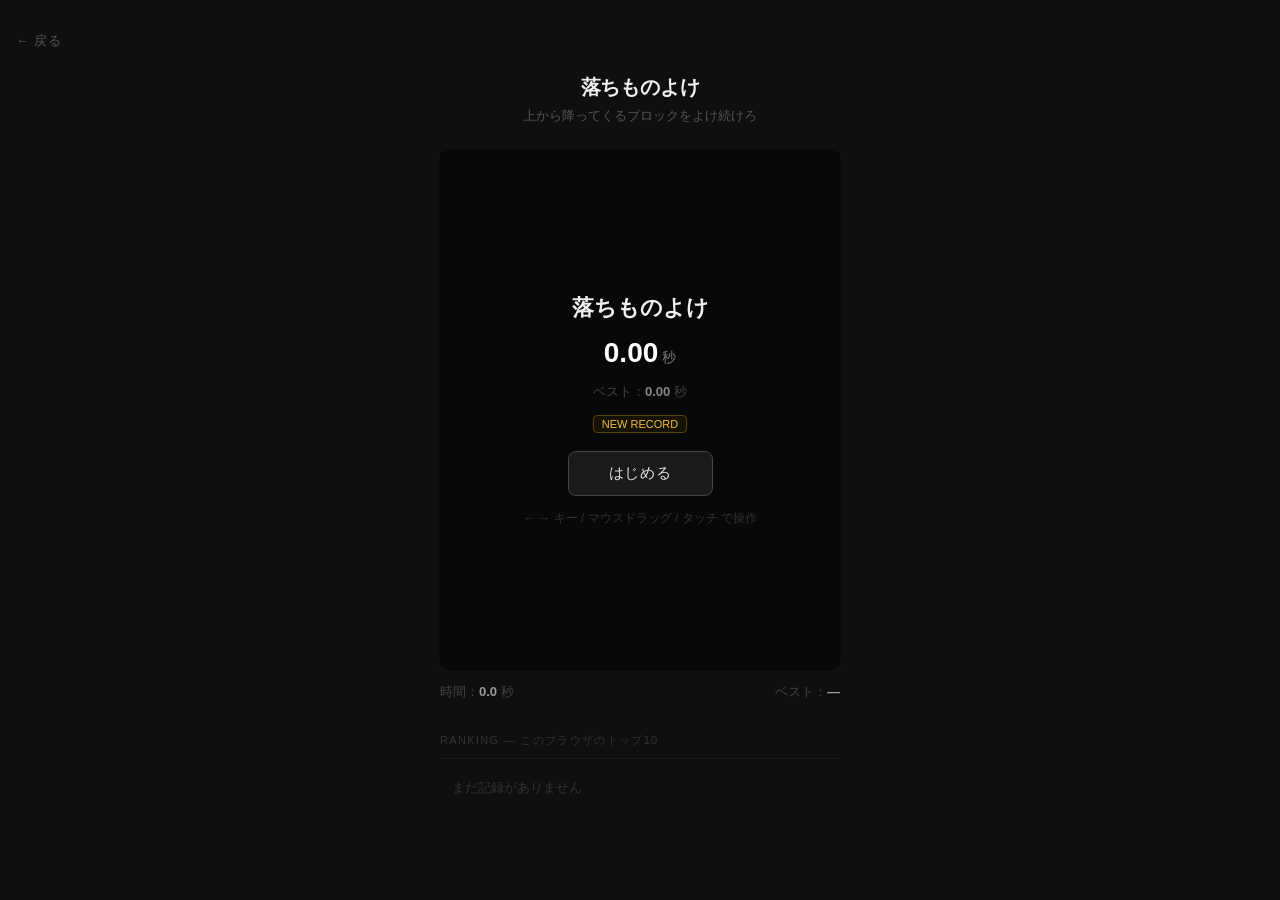
<file: dodge/index.html>
<!DOCTYPE html>
<html lang="ja">
<head>
  <meta charset="UTF-8" />
  <meta name="viewport" content="width=device-width, initial-scale=1.0" />
  <title>落ちものよけ — Sのよくわからないもの置き場</title>
  <style>
    * { box-sizing: border-box; margin: 0; padding: 0; }

    body {
      background: #0f0f0f;
      color: #d0d0d0;
      font-family: 'Hiragino Kaku Gothic Pro', 'Meiryo', sans-serif;
      display: flex;
      flex-direction: column;
      align-items: center;
      min-height: 100vh;
      padding: 32px 16px 60px;
    }

    .back-link {
      align-self: flex-start;
      font-size: 13px;
      color: #555;
      text-decoration: none;
      margin-bottom: 24px;
      letter-spacing: 0.05em;
      transition: color 0.15s;
    }
    .back-link:hover { color: #aaa; }

    h1 {
      font-size: 20px;
      font-weight: 700;
      color: #efefef;
      margin-bottom: 6px;
      letter-spacing: -0.01em;
    }

    .desc {
      font-size: 13px;
      color: #555;
      margin-bottom: 24px;
    }

    #game-wrapper {
      position: relative;
    }

    canvas {
      display: block;
      border: 1px solid #2a2a2a;
      border-radius: 10px;
      background: #0a0a0a;
    }

    /* オーバーレイ（タイトル・ゲームオーバー画面） */
    #overlay {
      position: absolute;
      inset: 0;
      display: flex;
      flex-direction: column;
      align-items: center;
      justify-content: center;
      border-radius: 10px;
      background: rgba(8,8,8,0.92);
      gap: 14px;
      padding: 24px;
    }
    #overlay.hidden { display: none; }

    .overlay-title {
      font-size: 22px;
      font-weight: 700;
      color: #efefef;
    }

    .overlay-score {
      font-size: 14px;
      color: #777;
    }
    .overlay-score span {
      color: #ffffff;
      font-weight: 700;
      font-size: 28px;
    }

    .overlay-best {
      font-size: 13px;
      color: #444;
    }
    .overlay-best span {
      color: #888;
      font-weight: 700;
    }

    #start-btn {
      margin-top: 4px;
      padding: 12px 40px;
      background: #1a1a1a;
      border: 1px solid #444;
      border-radius: 8px;
      color: #e0e0e0;
      font-size: 15px;
      font-family: inherit;
      cursor: pointer;
      transition: border-color 0.15s, background 0.15s;
      letter-spacing: 0.05em;
    }
    #start-btn:hover {
      border-color: #777;
      background: #252525;
    }

    .hint {
      font-size: 12px;
      color: #333;
    }

    /* HUD */
    #hud {
      display: flex;
      justify-content: space-between;
      width: 100%;
      max-width: 400px;
      margin-top: 12px;
      font-size: 13px;
      color: #444;
    }
    #hud span { color: #999; font-weight: 700; }

    /* ランキング */
    #ranking-section {
      margin-top: 32px;
      width: 100%;
      max-width: 400px;
    }

    .ranking-title {
      font-size: 11px;
      letter-spacing: 0.12em;
      color: #333;
      text-transform: uppercase;
      padding-bottom: 10px;
      border-bottom: 1px solid #1a1a1a;
      margin-bottom: 12px;
    }

    #ranking-list {
      list-style: none;
      display: flex;
      flex-direction: column;
      gap: 6px;
    }

    #ranking-list li {
      display: flex;
      align-items: center;
      justify-content: space-between;
      font-size: 13px;
      padding: 8px 12px;
      background: #111;
      border: 1px solid #1e1e1e;
      border-radius: 6px;
    }

    #ranking-list li.rank-1 { border-color: #5a4a00; background: #141200; }
    #ranking-list li.rank-2 { border-color: #2a2a2a; background: #111; }
    #ranking-list li.rank-3 { border-color: #2a1a00; background: #120e00; }

    .rank-num {
      font-size: 11px;
      color: #333;
      width: 20px;
    }
    .rank-1 .rank-num { color: #b8860b; font-weight: 700; }
    .rank-2 .rank-num { color: #777; font-weight: 700; }
    .rank-3 .rank-num { color: #7a4a00; font-weight: 700; }

    .rank-time {
      font-weight: 700;
      color: #ccc;
      font-size: 15px;
    }
    .rank-1 .rank-time { color: #f0c040; }

    .rank-date {
      font-size: 11px;
      color: #333;
    }

    .rank-empty {
      font-size: 13px;
      color: #333;
      text-align: center;
      padding: 16px;
    }

    /* ランキング内オーバーレイ */
    .new-record-badge {
      font-size: 11px;
      color: #f0c040;
      border: 1px solid #5a4a00;
      border-radius: 4px;
      padding: 2px 8px;
      background: #141200;
    }
  </style>
</head>
<body>

  <a class="back-link" href="https://ssankari1284-ux.github.io">← 戻る</a>

  <h1>落ちものよけ</h1>
  <p class="desc">上から降ってくるブロックをよけ続けろ</p>

  <div id="game-wrapper">
    <canvas id="canvas" width="400" height="520"></canvas>

    <div id="overlay">
      <div class="overlay-title" id="overlay-title">落ちものよけ</div>
      <div class="overlay-score hidden" id="overlay-score">
        <span id="score-val">0.00</span> 秒
      </div>
      <div class="overlay-best hidden" id="overlay-best">ベスト：<span id="best-val">0.00</span> 秒</div>
      <div class="new-record-badge hidden" id="new-record">NEW RECORD</div>
      <button id="start-btn">はじめる</button>
      <div class="hint">← → キー / マウスドラッグ / タッチ で操作</div>
    </div>
  </div>

  <div id="hud">
    <div>時間：<span id="hud-time">0.0</span> 秒</div>
    <div>ベスト：<span id="hud-best">—</span></div>
  </div>

  <div id="ranking-section">
    <div class="ranking-title">Ranking — このブラウザのトップ10</div>
    <ul id="ranking-list">
      <li class="rank-empty" style="border:none;background:none;">まだ記録がありません</li>
    </ul>
  </div>

<script>
  const canvas = document.getElementById('canvas');
  const ctx = canvas.getContext('2d');
  const W = canvas.width;
  const H = canvas.height;

  const overlay      = document.getElementById('overlay');
  const overlayTitle = document.getElementById('overlay-title');
  const overlayScore = document.getElementById('overlay-score');
  const overlayBest  = document.getElementById('overlay-best');
  const scoreVal     = document.getElementById('score-val');
  const bestVal      = document.getElementById('best-val');
  const newRecord    = document.getElementById('new-record');
  const startBtn     = document.getElementById('start-btn');
  const hudTime      = document.getElementById('hud-time');
  const hudBest      = document.getElementById('hud-best');

  // ---- ランキング ----
  const RANKING_KEY = 'dodge_ranking_v1';

  function loadRanking() {
    try { return JSON.parse(localStorage.getItem(RANKING_KEY)) || []; }
    catch { return []; }
  }

  function saveRanking(list) {
    localStorage.setItem(RANKING_KEY, JSON.stringify(list));
  }

  function addScore(seconds) {
    const list = loadRanking();
    const now = new Date();
    const dateStr = `${now.getMonth()+1}/${now.getDate()}`;
    list.push({ time: seconds, date: dateStr });
    list.sort((a, b) => b.time - a.time);
    const top10 = list.slice(0, 10);
    saveRanking(top10);
    return top10;
  }

  function renderRanking(highlightTime) {
    const list = loadRanking();
    const ul = document.getElementById('ranking-list');
    ul.innerHTML = '';

    if (list.length === 0) {
      ul.innerHTML = '<li class="rank-empty" style="border:none;background:none;">まだ記録がありません</li>';
      return;
    }

    const medals = ['1st', '2nd', '3rd'];
    list.forEach((entry, i) => {
      const li = document.createElement('li');
      if (i < 3) li.classList.add(`rank-${i+1}`);

      const isNew = highlightTime !== null && Math.abs(entry.time - highlightTime) < 0.001 && i === list.findIndex(e => Math.abs(e.time - highlightTime) < 0.001);

      li.innerHTML = `
        <span class="rank-num">${medals[i] || (i+1)}</span>
        <span class="rank-time">${entry.time.toFixed(2)} 秒</span>
        <span class="rank-date">${isNew ? '<span style="color:#f0c040;font-size:11px;">NEW</span>' : entry.date}</span>
      `;
      ul.appendChild(li);
    });
  }

  // ---- ゲーム定数 ----
  const PLAYER_W = 52;
  const PLAYER_H = 14;
  const PLAYER_Y = H - 52;
  const PLAYER_SPEED = 6;
  const BLOCK_W = 48;
  const BLOCK_H = 20;

  // ブロックの色リスト
  const BLOCK_COLORS = [
    { fill: '#e53935', stroke: '#ff6659' }, // 赤
    { fill: '#fb8c00', stroke: '#ffbd45' }, // オレンジ
    { fill: '#8e24aa', stroke: '#c158dc' }, // 紫
    { fill: '#1e88e5', stroke: '#6ab7ff' }, // 青
    { fill: '#00897b', stroke: '#4ebaaa' }, // 緑
  ];

  let player, blocks, keys, startTime, animId, alive;
  let lastSpawnTime = 0;

  function init() {
    player    = { x: W / 2 - PLAYER_W / 2, y: PLAYER_Y };
    blocks    = [];
    keys      = { left: false, right: false };
    startTime = performance.now();
    alive     = true;
    lastSpawnTime = 0;
  }

  function elapsed(now) {
    return (now - startTime) / 1000;
  }

  function spawnInterval(t) {
    return Math.max(350, 1100 - t * 28);
  }

  function blockSpeed(t) {
    return 3.5 + t * 0.2;
  }

  function spawnBlock(now, t) {
    if (now - lastSpawnTime > spawnInterval(t)) {
      const cols = 5;
      const col  = Math.floor(Math.random() * cols);
      const x    = col * (W / cols) + (W / cols - BLOCK_W) / 2;
      const color = BLOCK_COLORS[Math.floor(Math.random() * BLOCK_COLORS.length)];
      blocks.push({ x, y: -BLOCK_H, color });
      lastSpawnTime = now;
    }
  }

  function update(now) {
    const t = elapsed(now);

    if (keys.left)  player.x -= PLAYER_SPEED;
    if (keys.right) player.x += PLAYER_SPEED;
    player.x = Math.max(0, Math.min(W - PLAYER_W, player.x));

    const spd = blockSpeed(t);
    for (const b of blocks) b.y += spd;
    blocks = blocks.filter(b => b.y < H + BLOCK_H + 10);

    spawnBlock(now, t);

    // 衝突判定
    for (const b of blocks) {
      if (
        player.x < b.x + BLOCK_W - 4 &&
        player.x + PLAYER_W > b.x + 4 &&
        player.y < b.y + BLOCK_H - 2 &&
        player.y + PLAYER_H > b.y + 2
      ) {
        alive = false;
      }
    }
  }

  function draw(now) {
    ctx.clearRect(0, 0, W, H);

    // 縦ライン（レーン区切り）
    ctx.strokeStyle = '#151515';
    ctx.lineWidth = 1;
    for (let i = 1; i < 5; i++) {
      const x = i * (W / 5);
      ctx.beginPath(); ctx.moveTo(x, 0); ctx.lineTo(x, H); ctx.stroke();
    }

    // ブロック
    for (const b of blocks) {
      ctx.fillStyle = b.color.fill;
      ctx.beginPath();
      ctx.roundRect(b.x, b.y, BLOCK_W, BLOCK_H, 5);
      ctx.fill();

      // ハイライト（光沢感）
      ctx.fillStyle = 'rgba(255,255,255,0.12)';
      ctx.beginPath();
      ctx.roundRect(b.x + 4, b.y + 3, BLOCK_W - 8, 5, 2);
      ctx.fill();

      ctx.strokeStyle = b.color.stroke;
      ctx.lineWidth = 1;
      ctx.beginPath();
      ctx.roundRect(b.x, b.y, BLOCK_W, BLOCK_H, 5);
      ctx.stroke();
    }

    // プレイヤー
    const px = player.x, py = player.y;
    // 影
    ctx.fillStyle = 'rgba(200,240,255,0.08)';
    ctx.beginPath();
    ctx.roundRect(px + 4, py + 6, PLAYER_W - 8, 10, 4);
    ctx.fill();
    // 本体
    ctx.fillStyle = '#e0f0ff';
    ctx.beginPath();
    ctx.roundRect(px, py, PLAYER_W, PLAYER_H, 5);
    ctx.fill();
    // 光沢
    ctx.fillStyle = 'rgba(255,255,255,0.5)';
    ctx.beginPath();
    ctx.roundRect(px + 6, py + 3, PLAYER_W - 12, 4, 2);
    ctx.fill();

    // 時間表示
    const t = elapsed(now);
    ctx.fillStyle = '#444';
    ctx.font = '12px Meiryo, sans-serif';
    ctx.fillText(t.toFixed(1) + ' s', 10, 20);
  }

  function loop(now) {
    update(now);
    draw(now);

    const t = elapsed(now);
    hudTime.textContent = t.toFixed(1);

    if (!alive) {
      gameOver(t);
      return;
    }
    animId = requestAnimationFrame(loop);
  }

  function gameOver(t) {
    const list = loadRanking();
    const prevBest = list.length > 0 ? list[0].time : 0;
    addScore(t);
    renderRanking(t);

    const isNewRecord = t > prevBest || list.length === 0;

    overlayTitle.textContent = 'ゲームオーバー';
    overlayScore.classList.remove('hidden');
    scoreVal.textContent = t.toFixed(2);

    const best = loadRanking()[0].time;
    overlayBest.classList.remove('hidden');
    bestVal.textContent = best.toFixed(2);
    hudBest.textContent = best.toFixed(1) + ' 秒';

    if (isNewRecord) {
      newRecord.classList.remove('hidden');
    } else {
      newRecord.classList.add('hidden');
    }

    startBtn.textContent = 'もう一度';
    overlay.classList.remove('hidden');
  }

  function startGame() {
    overlay.classList.add('hidden');
    cancelAnimationFrame(animId);
    newRecord.classList.add('hidden');
    init();
    animId = requestAnimationFrame(loop);

    const list = loadRanking();
    if (list.length > 0) {
      hudBest.textContent = list[0].time.toFixed(1) + ' 秒';
    }
  }

  // 初期ランキング表示
  renderRanking(null);
  const initList = loadRanking();
  if (initList.length > 0) {
    hudBest.textContent = initList[0].time.toFixed(1) + ' 秒';
  }

  startBtn.addEventListener('click', startGame);

  // キーボード
  document.addEventListener('keydown', e => {
    if (e.key === 'ArrowLeft')  { e.preventDefault(); keys.left  = true; }
    if (e.key === 'ArrowRight') { e.preventDefault(); keys.right = true; }
  });
  document.addEventListener('keyup', e => {
    if (e.key === 'ArrowLeft')  keys.left  = false;
    if (e.key === 'ArrowRight') keys.right = false;
  });

  // タッチ操作
  let touchStartX = null;
  canvas.addEventListener('touchstart', e => {
    touchStartX = e.touches[0].clientX;
    e.preventDefault();
  }, { passive: false });
  canvas.addEventListener('touchmove', e => {
    if (touchStartX === null) return;
    const dx = e.touches[0].clientX - touchStartX;
    player.x += dx * 1.4;
    player.x = Math.max(0, Math.min(W - PLAYER_W, player.x));
    touchStartX = e.touches[0].clientX;
    e.preventDefault();
  }, { passive: false });
  canvas.addEventListener('touchend', () => { touchStartX = null; });

  // マウスドラッグ
  let mouseDown = false, lastMouseX = null;
  canvas.addEventListener('mousedown', e => { mouseDown = true; lastMouseX = e.clientX; });
  document.addEventListener('mouseup',   () => { mouseDown = false; lastMouseX = null; });
  document.addEventListener('mousemove', e => {
    if (!mouseDown || lastMouseX === null) return;
    const dx = e.clientX - lastMouseX;
    player.x += dx * 1.4;
    player.x = Math.max(0, Math.min(W - PLAYER_W, player.x));
    lastMouseX = e.clientX;
  });
</script>
</body>
</html>
</file>
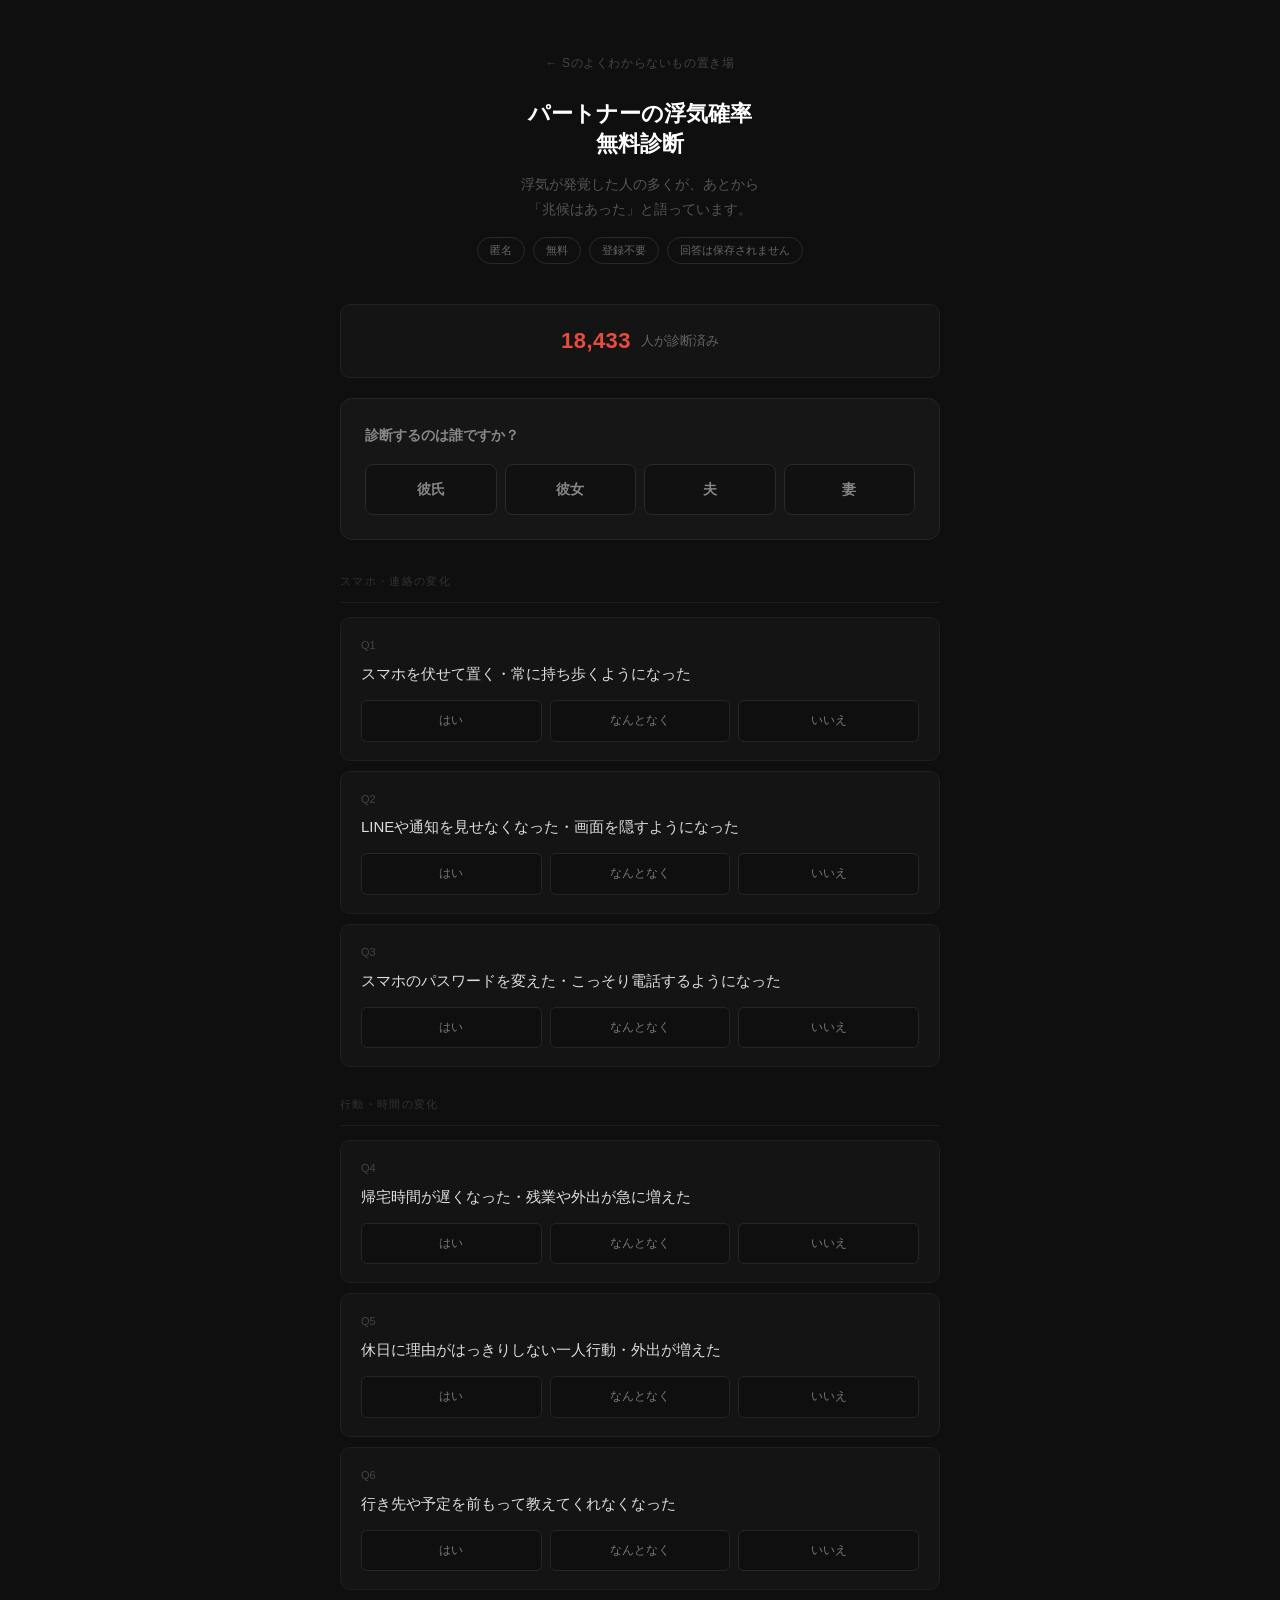
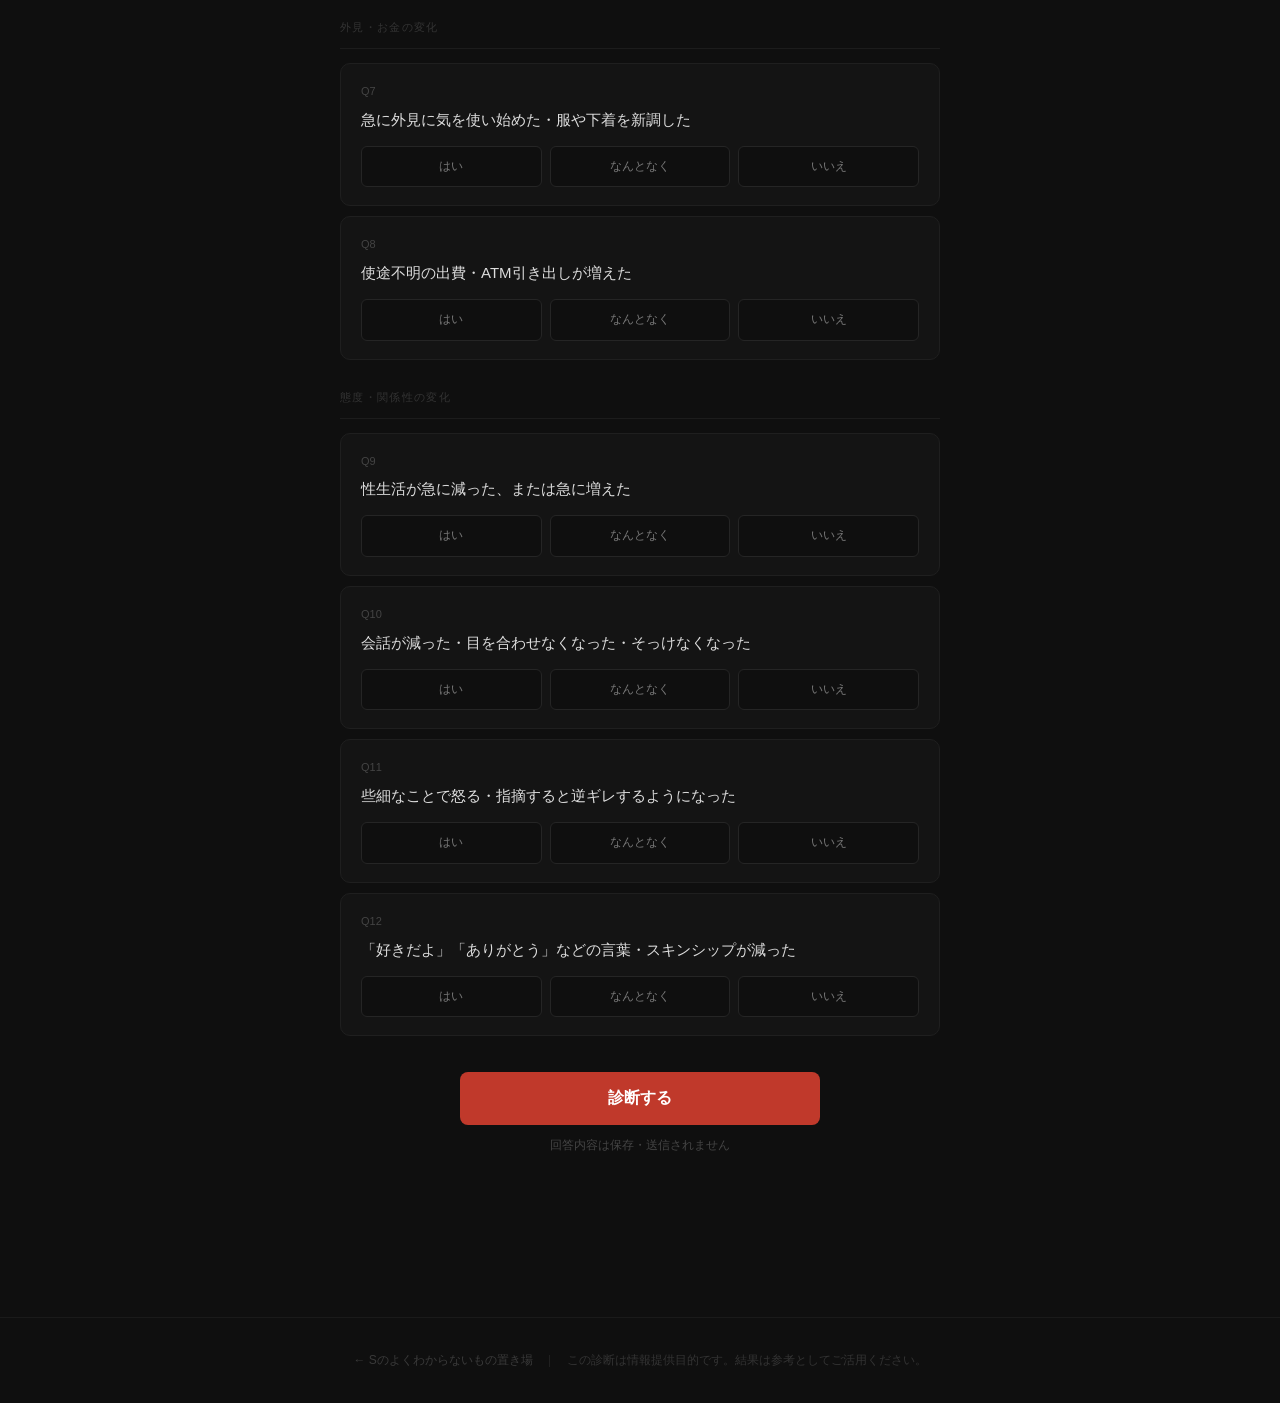
<file: furin-check/index.html>
<!DOCTYPE html>
<html lang="ja">
<head>
  <meta charset="UTF-8" />
  <meta name="viewport" content="width=device-width, initial-scale=1.0" />
  <title>浮気診断｜彼氏・彼女・旦那・奥さんが浮気している確率を無料チェック</title>
  <meta name="description" content="12の質問に答えるだけで、パートナーが浮気している確率を診断。彼氏・彼女・旦那・奥さん、すべての関係に対応。匿名・無料・登録不要。" />
  <meta property="og:title" content="浮気診断｜パートナーの浮気確率を無料チェック" />
  <meta property="og:description" content="12の質問に答えるだけ。彼氏・彼女・旦那・奥さん、すべての関係に対応。匿名・無料。" />
  <meta property="og:type" content="website" />
  <meta name="twitter:card" content="summary" />
  <meta name="twitter:title" content="浮気診断｜パートナーの浮気確率を無料チェック" />
  <meta name="twitter:description" content="12の質問に答えるだけ。彼氏・彼女・旦那・奥さん、すべての関係に対応。匿名・無料。" />
  <style>
    * { box-sizing: border-box; margin: 0; padding: 0; }

    body {
      background: #0f0f0f;
      color: #d8d8d8;
      font-family: 'Hiragino Kaku Gothic Pro', 'Meiryo', sans-serif;
      font-size: 16px;
      line-height: 1.8;
    }

    .container {
      max-width: 640px;
      margin: 0 auto;
      padding: 48px 20px 100px;
    }

    header {
      text-align: center;
      margin-bottom: 40px;
    }

    .site-back {
      display: inline-block;
      font-size: 12px;
      color: #444;
      text-decoration: none;
      margin-bottom: 24px;
      letter-spacing: 0.05em;
    }
    .site-back:hover { color: #777; }

    header h1 {
      font-size: 22px;
      font-weight: 700;
      color: #fff;
      line-height: 1.4;
      margin-bottom: 12px;
    }

    header p { font-size: 14px; color: #555; }

    .badge-row {
      display: flex;
      justify-content: center;
      gap: 8px;
      margin-top: 14px;
      flex-wrap: wrap;
    }

    .badge {
      font-size: 11px;
      color: #666;
      border: 1px solid #2a2a2a;
      border-radius: 20px;
      padding: 3px 12px;
    }

    /* 累計カウンター */
    .counter-bar {
      background: #141414;
      border: 1px solid #222;
      border-radius: 10px;
      padding: 16px 20px;
      margin-bottom: 20px;
      display: flex;
      align-items: center;
      justify-content: center;
      gap: 10px;
    }

    .counter-num {
      font-size: 22px;
      font-weight: 700;
      color: #e74c3c;
      letter-spacing: 0.02em;
    }

    .counter-label {
      font-size: 13px;
      color: #666;
    }


    .partner-select {
      background: #161616;
      border: 1px solid #252525;
      border-radius: 12px;
      padding: 24px;
      margin-bottom: 32px;
    }

    .partner-select h2 {
      font-size: 14px;
      color: #888;
      margin-bottom: 16px;
    }

    .partner-grid {
      display: grid;
      grid-template-columns: repeat(4, 1fr);
      gap: 8px;
    }

    .partner-label { cursor: pointer; }
    .partner-label input[type="radio"] { display: none; }

    .partner-btn {
      display: block;
      text-align: center;
      padding: 12px 6px;
      border-radius: 8px;
      border: 1px solid #2a2a2a;
      background: #111;
      color: #888;
      font-size: 14px;
      font-weight: 600;
      transition: all 0.15s;
      cursor: pointer;
    }

    .partner-label input[type="radio"]:checked + .partner-btn {
      border-color: #e74c3c;
      background: #1e0808;
      color: #e74c3c;
    }

    .partner-btn:hover { border-color: #3a3a3a; color: #bbb; }

    .section-label {
      font-size: 11px;
      letter-spacing: 0.12em;
      color: #333;
      text-transform: uppercase;
      padding-bottom: 10px;
      border-bottom: 1px solid #1c1c1c;
      margin: 28px 0 14px;
    }

    .q-card {
      background: #141414;
      border: 1px solid #1f1f1f;
      border-radius: 10px;
      padding: 18px 20px;
      margin-bottom: 10px;
    }

    .q-num { font-size: 11px; color: #444; margin-bottom: 6px; }
    .q-text { font-size: 15px; color: #ddd; margin-bottom: 14px; line-height: 1.6; }

    .q-options { display: flex; gap: 8px; }
    .q-label { flex: 1; cursor: pointer; }
    .q-label input[type="radio"] { display: none; }

    .q-btn {
      display: block;
      text-align: center;
      padding: 9px 4px;
      border-radius: 6px;
      border: 1px solid #252525;
      background: #0f0f0f;
      color: #777;
      font-size: 12px;
      transition: all 0.15s;
      cursor: pointer;
    }

    .q-label input[type="radio"]:checked + .q-btn {
      border-color: #c0392b;
      background: #1e0808;
      color: #e74c3c;
      font-weight: 600;
    }

    .q-btn:hover { border-color: #333; color: #bbb; }

    .submit-wrap { margin-top: 36px; text-align: center; }

    .submit-btn {
      background: #c0392b;
      color: #fff;
      border: none;
      border-radius: 8px;
      padding: 16px 0;
      font-size: 16px;
      font-weight: 700;
      cursor: pointer;
      width: 100%;
      max-width: 360px;
      transition: background 0.2s;
    }

    .submit-btn:hover { background: #a93226; }
    .submit-note { font-size: 12px; color: #444; margin-top: 10px; }

    #result { display: none; margin-top: 40px; }

    .result-hero {
      text-align: center;
      padding: 40px 24px 32px;
      background: #141414;
      border: 1px solid #222;
      border-radius: 12px;
      margin-bottom: 20px;
    }

    .result-partner-label { font-size: 13px; color: #666; margin-bottom: 6px; }

    .result-percent {
      font-size: 80px;
      font-weight: 700;
      line-height: 1;
      margin-bottom: 4px;
    }

    .result-percent span { font-size: 28px; font-weight: 400; }

    .result-title {
      font-size: 18px;
      font-weight: 700;
      margin-top: 16px;
      line-height: 1.5;
    }

    .level-safe .result-percent { color: #2ecc71; }
    .level-safe .result-title { color: #2ecc71; }
    .level-gray .result-percent { color: #95a5a6; }
    .level-gray .result-title { color: #95a5a6; }
    .level-warn .result-percent { color: #f39c12; }
    .level-warn .result-title { color: #f39c12; }
    .level-danger .result-percent { color: #e67e22; }
    .level-danger .result-title { color: #e67e22; }
    .level-critical .result-percent { color: #e74c3c; }
    .level-critical .result-title { color: #e74c3c; }

    .result-body {
      background: #141414;
      border: 1px solid #1f1f1f;
      border-radius: 10px;
      padding: 24px;
      margin-bottom: 16px;
      font-size: 15px;
      color: #bbb;
      line-height: 1.9;
    }

    .result-body p + p { margin-top: 14px; }

    .result-body h3 {
      font-size: 12px;
      color: #555;
      letter-spacing: 0.1em;
      margin: 20px 0 10px;
      text-transform: uppercase;
    }

    .result-body ul { list-style: none; padding: 0; }

    .result-body ul li {
      padding: 7px 0 7px 16px;
      position: relative;
      color: #aaa;
      font-size: 14px;
      border-bottom: 1px solid #1a1a1a;
    }

    .result-body ul li::before {
      content: "▸";
      position: absolute;
      left: 0;
      color: #c0392b;
    }

    .share-section { margin-bottom: 16px; }
    .share-label { font-size: 12px; color: #444; margin-bottom: 10px; text-align: center; }

    .share-btn {
      display: flex;
      align-items: center;
      justify-content: center;
      gap: 8px;
      width: 100%;
      padding: 14px;
      border-radius: 8px;
      background: #1a1a1a;
      color: #e8e8e8;
      font-size: 14px;
      font-weight: 600;
      cursor: pointer;
      text-decoration: none;
      transition: background 0.15s;
      border: 1px solid #2a2a2a;
    }

    .share-btn:hover { background: #222; }

    .paid-teaser {
      background: #0d0d0d;
      border: 1px solid #2a1515;
      border-radius: 10px;
      padding: 24px;
      margin-bottom: 16px;
    }

    .paid-teaser h3 {
      font-size: 14px;
      font-weight: 700;
      color: #e74c3c;
      margin-bottom: 14px;
    }

    .paid-teaser ul { list-style: none; padding: 0; margin-bottom: 20px; }

    .paid-teaser ul li {
      font-size: 13px;
      color: #999;
      padding: 6px 0 6px 18px;
      position: relative;
      border-bottom: 1px solid #181818;
    }

    .paid-teaser ul li::before { content: "✓"; position: absolute; left: 0; color: #c0392b; }

    .paid-btn {
      display: block;
      text-align: center;
      background: #c0392b;
      color: #fff;
      text-decoration: none;
      border-radius: 8px;
      padding: 14px;
      font-size: 15px;
      font-weight: 700;
      transition: background 0.2s;
    }

    .paid-btn:hover { background: #a93226; }
    .paid-price { font-size: 11px; color: #555; text-align: center; margin-top: 8px; }

    .reset-btn {
      display: block;
      text-align: center;
      margin-top: 20px;
      color: #444;
      font-size: 13px;
      cursor: pointer;
      background: none;
      border: none;
      text-decoration: underline;
    }
    .reset-btn:hover { color: #777; }

    footer {
      text-align: center;
      padding: 32px 20px;
      font-size: 12px;
      color: #333;
      border-top: 1px solid #1a1a1a;
      margin-top: 60px;
    }

    footer a { color: #3a3a3a; text-decoration: none; }
    footer a:hover { color: #666; }

    @media (max-width: 480px) {
      header h1 { font-size: 19px; }
      .partner-grid { grid-template-columns: repeat(2, 1fr); }
      .result-percent { font-size: 64px; }
    }
  </style>
</head>
<body>
<div class="container">

  <header>
    <a class="site-back" href="https://ssankari1284-ux.github.io">← Sのよくわからないもの置き場</a>
    <h1>パートナーの浮気確率<br>無料診断</h1>
    <p>浮気が発覚した人の多くが、あとから<br>「兆候はあった」と語っています。</p>
    <div class="badge-row">
      <span class="badge">匿名</span>
      <span class="badge">無料</span>
      <span class="badge">登録不要</span>
      <span class="badge">回答は保存されません</span>
    </div>
  </header>

  <!-- 累計カウンター -->
  <div class="counter-bar">
    <span class="counter-num" id="counter-num">0</span>
    <span class="counter-label">人が診断済み</span>
  </div>

  <form id="check-form">

    <div class="partner-select">
      <h2>診断するのは誰ですか？</h2>
      <div class="partner-grid">
        <label class="partner-label">
          <input type="radio" name="partner" value="彼氏" required>
          <span class="partner-btn">彼氏</span>
        </label>
        <label class="partner-label">
          <input type="radio" name="partner" value="彼女">
          <span class="partner-btn">彼女</span>
        </label>
        <label class="partner-label">
          <input type="radio" name="partner" value="夫">
          <span class="partner-btn">夫</span>
        </label>
        <label class="partner-label">
          <input type="radio" name="partner" value="妻">
          <span class="partner-btn">妻</span>
        </label>
      </div>
    </div>

    <div class="section-label">スマホ・連絡の変化</div>

    <div class="q-card">
      <div class="q-num">Q1</div>
      <div class="q-text">スマホを伏せて置く・常に持ち歩くようになった</div>
      <div class="q-options">
        <label class="q-label"><input type="radio" name="q1" value="10" required><span class="q-btn">はい</span></label>
        <label class="q-label"><input type="radio" name="q1" value="5"><span class="q-btn">なんとなく</span></label>
        <label class="q-label"><input type="radio" name="q1" value="0"><span class="q-btn">いいえ</span></label>
      </div>
    </div>

    <div class="q-card">
      <div class="q-num">Q2</div>
      <div class="q-text">LINEや通知を見せなくなった・画面を隠すようになった</div>
      <div class="q-options">
        <label class="q-label"><input type="radio" name="q2" value="10" required><span class="q-btn">はい</span></label>
        <label class="q-label"><input type="radio" name="q2" value="5"><span class="q-btn">なんとなく</span></label>
        <label class="q-label"><input type="radio" name="q2" value="0"><span class="q-btn">いいえ</span></label>
      </div>
    </div>

    <div class="q-card">
      <div class="q-num">Q3</div>
      <div class="q-text">スマホのパスワードを変えた・こっそり電話するようになった</div>
      <div class="q-options">
        <label class="q-label"><input type="radio" name="q3" value="8" required><span class="q-btn">はい</span></label>
        <label class="q-label"><input type="radio" name="q3" value="4"><span class="q-btn">なんとなく</span></label>
        <label class="q-label"><input type="radio" name="q3" value="0"><span class="q-btn">いいえ</span></label>
      </div>
    </div>

    <div class="section-label">行動・時間の変化</div>

    <div class="q-card">
      <div class="q-num">Q4</div>
      <div class="q-text">帰宅時間が遅くなった・残業や外出が急に増えた</div>
      <div class="q-options">
        <label class="q-label"><input type="radio" name="q4" value="8" required><span class="q-btn">はい</span></label>
        <label class="q-label"><input type="radio" name="q4" value="4"><span class="q-btn">なんとなく</span></label>
        <label class="q-label"><input type="radio" name="q4" value="0"><span class="q-btn">いいえ</span></label>
      </div>
    </div>

    <div class="q-card">
      <div class="q-num">Q5</div>
      <div class="q-text">休日に理由がはっきりしない一人行動・外出が増えた</div>
      <div class="q-options">
        <label class="q-label"><input type="radio" name="q5" value="10" required><span class="q-btn">はい</span></label>
        <label class="q-label"><input type="radio" name="q5" value="5"><span class="q-btn">なんとなく</span></label>
        <label class="q-label"><input type="radio" name="q5" value="0"><span class="q-btn">いいえ</span></label>
      </div>
    </div>

    <div class="q-card">
      <div class="q-num">Q6</div>
      <div class="q-text">行き先や予定を前もって教えてくれなくなった</div>
      <div class="q-options">
        <label class="q-label"><input type="radio" name="q6" value="6" required><span class="q-btn">はい</span></label>
        <label class="q-label"><input type="radio" name="q6" value="3"><span class="q-btn">なんとなく</span></label>
        <label class="q-label"><input type="radio" name="q6" value="0"><span class="q-btn">いいえ</span></label>
      </div>
    </div>

    <div class="section-label">外見・お金の変化</div>

    <div class="q-card">
      <div class="q-num">Q7</div>
      <div class="q-text">急に外見に気を使い始めた・服や下着を新調した</div>
      <div class="q-options">
        <label class="q-label"><input type="radio" name="q7" value="7" required><span class="q-btn">はい</span></label>
        <label class="q-label"><input type="radio" name="q7" value="3"><span class="q-btn">なんとなく</span></label>
        <label class="q-label"><input type="radio" name="q7" value="0"><span class="q-btn">いいえ</span></label>
      </div>
    </div>

    <div class="q-card">
      <div class="q-num">Q8</div>
      <div class="q-text">使途不明の出費・ATM引き出しが増えた</div>
      <div class="q-options">
        <label class="q-label"><input type="radio" name="q8" value="6" required><span class="q-btn">はい</span></label>
        <label class="q-label"><input type="radio" name="q8" value="3"><span class="q-btn">なんとなく</span></label>
        <label class="q-label"><input type="radio" name="q8" value="0"><span class="q-btn">いいえ</span></label>
      </div>
    </div>

    <div class="section-label">態度・関係性の変化</div>

    <div class="q-card">
      <div class="q-num">Q9</div>
      <div class="q-text">性生活が急に減った、または急に増えた</div>
      <div class="q-options">
        <label class="q-label"><input type="radio" name="q9" value="6" required><span class="q-btn">はい</span></label>
        <label class="q-label"><input type="radio" name="q9" value="3"><span class="q-btn">なんとなく</span></label>
        <label class="q-label"><input type="radio" name="q9" value="0"><span class="q-btn">いいえ</span></label>
      </div>
    </div>

    <div class="q-card">
      <div class="q-num">Q10</div>
      <div class="q-text">会話が減った・目を合わせなくなった・そっけなくなった</div>
      <div class="q-options">
        <label class="q-label"><input type="radio" name="q10" value="5" required><span class="q-btn">はい</span></label>
        <label class="q-label"><input type="radio" name="q10" value="2"><span class="q-btn">なんとなく</span></label>
        <label class="q-label"><input type="radio" name="q10" value="0"><span class="q-btn">いいえ</span></label>
      </div>
    </div>

    <div class="q-card">
      <div class="q-num">Q11</div>
      <div class="q-text">些細なことで怒る・指摘すると逆ギレするようになった</div>
      <div class="q-options">
        <label class="q-label"><input type="radio" name="q11" value="5" required><span class="q-btn">はい</span></label>
        <label class="q-label"><input type="radio" name="q11" value="2"><span class="q-btn">なんとなく</span></label>
        <label class="q-label"><input type="radio" name="q11" value="0"><span class="q-btn">いいえ</span></label>
      </div>
    </div>

    <div class="q-card">
      <div class="q-num">Q12</div>
      <div class="q-text">「好きだよ」「ありがとう」などの言葉・スキンシップが減った</div>
      <div class="q-options">
        <label class="q-label"><input type="radio" name="q12" value="5" required><span class="q-btn">はい</span></label>
        <label class="q-label"><input type="radio" name="q12" value="2"><span class="q-btn">なんとなく</span></label>
        <label class="q-label"><input type="radio" name="q12" value="0"><span class="q-btn">いいえ</span></label>
      </div>
    </div>

    <div class="submit-wrap">
      <button type="submit" class="submit-btn">診断する</button>
      <p class="submit-note">回答内容は保存・送信されません</p>
    </div>

  </form>

  <div id="result">

    <div class="result-hero" id="result-hero">
      <div class="result-partner-label" id="result-partner-label"></div>
      <div class="result-percent" id="result-percent">0<span>%</span></div>
      <div class="result-title" id="result-title"></div>
    </div>

    <div class="result-body" id="result-body"></div>

    <div class="share-section">
      <p class="share-label">結果をシェアする</p>
      <a id="share-x-btn" href="#" target="_blank" rel="noopener" class="share-btn">
        <span style="font-weight:700;">𝕏</span>
        <span>Xに投稿する</span>
      </a>
    </div>

    <div class="paid-teaser" id="paid-section">
      <h3>▼ 詳細レポートで確認できること</h3>
      <ul>
        <li>今回の回答で特に気になった兆候の詳細解説</li>
        <li>違法にならない証拠の集め方リスト</li>
        <li>さりげなく事実確認する方法（相手に気づかれずに）</li>
        <li>問いただすときの具体的なセリフ例</li>
        <li>探偵に頼むべきタイミングと費用相場</li>
        <li>慰謝料・離婚を見据えた準備の始め方</li>
      </ul>
      <a href="#" class="paid-btn">詳細レポートを見る（980円）</a>
      <p class="paid-price">※ noteにて販売。購入後すぐに読めます。</p>
    </div>

    <button class="reset-btn" onclick="resetForm()">最初からやり直す</button>
  </div>

</div>

<footer>
  <a href="https://ssankari1284-ux.github.io">← Sのよくわからないもの置き場</a>
  <span style="margin:0 12px;color:#222;">|</span>
  この診断は情報提供目的です。結果は参考としてご活用ください。
</footer>

<script>
  // 累計カウンター（ページ読み込みのたびに+1）
  const BASE_COUNT = 18432;
  const stored = parseInt(localStorage.getItem('furin_count') || '0');
  const count = BASE_COUNT + stored + 1;
  localStorage.setItem('furin_count', stored + 1);
  const el = document.getElementById('counter-num');
  // 数字がカウントアップするアニメーション
  let start = Math.max(0, count - 80);
  const timer = setInterval(() => {
    start += 3;
    el.textContent = start.toLocaleString('ja-JP');
    if (start >= count) { el.textContent = count.toLocaleString('ja-JP'); clearInterval(timer); }
  }, 12);

  const MAX_RAW = 86;

  const levels = [
    {
      min: 0, max: 20,
      cls: 'level-safe',
      title: '今のところ、心配しすぎかもしれません',
      body: (p) => `
        <p>${p}の行動に大きな変化は見当たりませんでした。</p>
        <p>ただ、こうして診断を受けるほど不安を感じているのは、何かサインを受け取っているからかもしれません。その感覚は大切にしながら、少し立ち止まって考えてみてください。</p>
        <h3>考えられる別の原因</h3>
        <ul>
          <li>${p}が仕事やストレスで余裕をなくしている</li>
          <li>関係のマンネリが「すれ違い」に見えている</li>
          <li>自分自身が不安定な時期にある</li>
        </ul>
        <h3>今できること</h3>
        <ul>
          <li>「最近どう？」という軽い言葉から距離を縮めてみる</li>
          <li>二人の時間を少し意識的に作ってみる</li>
          <li>自分の不安の根っこが何かを、紙に書き出してみる</li>
        </ul>
      `
    },
    {
      min: 21, max: 45,
      cls: 'level-gray',
      title: '気になるサインがいくつかあります',
      body: (p) => `
        <p>すべてが浮気を意味するわけではありませんが、${p}の行動にいくつかの変化が見られます。</p>
        <p>今は感情的に動くより、まず「事実」を整理することが大切です。焦って問い詰めると、関係が取り返しのつかない方向に向かうことがあります。</p>
        <h3>今すぐできること</h3>
        <ul>
          <li>${p}のSNSのフォロー・フォロワーに変化がないか確認する</li>
          <li>帰宅時間・外出頻度の変化を日付と一緒にメモし始める</li>
          <li>クレジットカードや口座の明細に見覚えのない出費がないか見る</li>
        </ul>
        <h3>やってはいけないこと</h3>
        <ul>
          <li>確証もないのに「浮気してるんでしょ」と問い詰める</li>
          <li>${p}のスマホを無断で見ようとする（関係悪化・違法リスクあり）</li>
        </ul>
      `
    },
    {
      min: 46, max: 65,
      cls: 'level-warn',
      title: '複数の気になる変化が重なっています',
      body: (p) => `
        <p>あなたの「おかしい」という感覚は、おそらく何かを捉えています。${p}の行動変化が複数重なっており、軽く流せる状況ではありません。</p>
        <p>ただし、今ここで感情的に動くと後悔するかもしれません。証拠のないまま問い詰めても、相手に否定されるだけです。</p>
        <h3>今すべきこと</h3>
        <ul>
          <li>気になった変化を日付・状況つきで記録し始める</li>
          <li>普段通りに過ごし、${p}に警戒されないようにする</li>
          <li>信頼できる友人に状況を話しておく</li>
        </ul>
        <h3>知っておくべきこと</h3>
        <ul>
          <li>慰謝料請求には「証拠」が必要。感情論では動かない</li>
          <li>探偵への相談は無料のところが多い</li>
        </ul>
      `
    },
    {
      min: 66, max: 82,
      cls: 'level-danger',
      title: '強い兆候が重なっています。冷静に動いてください',
      body: (p) => `
        <p>これだけ多くの変化が重なっているのであれば、あなたの不安は正当なものかもしれません。</p>
        <p>ただ今は、感情のまま動いてはいけません。証拠を持たずに動くと、${p}に証拠を隠す時間を与えてしまいます。</p>
        <h3>今すぐすべきこと</h3>
        <ul>
          <li>すべての変化を日時・場所・状況つきで記録する</li>
          <li>共有の財産・口座の状況を把握しておく</li>
          <li>日常通りに過ごし、${p}に感づかれないようにする</li>
        </ul>
        <h3>選択肢を知っておく</h3>
        <ul>
          <li>探偵の調査費用は5〜30万円が目安。証拠の証明力は高い</li>
          <li>弁護士への初回相談は無料のところが多い</li>
          <li>GPSの無断設置・スマホの無断解錠は違法になるケースがある</li>
        </ul>
      `
    },
    {
      min: 83, max: 100,
      cls: 'level-critical',
      title: 'ほぼすべての兆候が揃っています',
      body: (p) => `
        <p>これほど多くの変化が重なっているのは、偶然とは考えにくい状況です。あなたが感じてきた違和感は、正しかったのかもしれません。</p>
        <p>つらいと思います。でも今は、感情を抑えて「次の一手」を考えることが、あなた自身を守ることになります。</p>
        <h3>今すぐすべきこと</h3>
        <ul>
          <li>すべての変化を日時・状況つきで記録する（証拠の土台になる）</li>
          <li>共有の財産・通帳・保険の状況を把握しておく</li>
          <li>日常通りに過ごし、${p}に気づかれないようにする</li>
          <li>信頼できる人に話し、一人で抱え込まない</li>
        </ul>
        <h3>知っておくべきこと</h3>
        <ul>
          <li>慰謝料請求には「不貞行為の証拠」が必要</li>
          <li>探偵費用は5〜30万円。証明力は高い</li>
          <li>弁護士への初回相談は無料のところが多い</li>
        </ul>
      `
    }
  ];

  document.getElementById('check-form').addEventListener('submit', function(e) {
    e.preventDefault();

    const partner = document.querySelector('input[name="partner"]:checked')?.value || 'パートナー';

    let raw = 0;
    for (let i = 1; i <= 12; i++) {
      const sel = document.querySelector(`input[name="q${i}"]:checked`);
      if (sel) raw += parseInt(sel.value);
    }

    const pct = Math.round((raw / MAX_RAW) * 100);
    const level = levels.find(l => pct >= l.min && pct <= l.max) || levels[levels.length - 1];

    const hero = document.getElementById('result-hero');
    hero.className = 'result-hero ' + level.cls;
    document.getElementById('result-partner-label').textContent = partner + 'の浮気確率';
    document.getElementById('result-percent').innerHTML = pct + '<span>%</span>';
    document.getElementById('result-title').textContent = level.title;
    document.getElementById('result-body').innerHTML = level.body(partner);

    document.getElementById('paid-section').style.display = pct <= 20 ? 'none' : 'block';

    const shareText = `【浮気診断】${partner}の浮気確率は${pct}%でした。「${level.title}」\n\n#浮気診断 #恋愛`;
    const shareUrl = 'https://ssankari1284-ux.github.io/furin-check/';
    document.getElementById('share-x-btn').href =
      `https://twitter.com/intent/tweet?text=${encodeURIComponent(shareText)}&url=${encodeURIComponent(shareUrl)}`;

    document.getElementById('check-form').style.display = 'none';
    document.getElementById('result').style.display = 'block';
    window.scrollTo({ top: 0, behavior: 'smooth' });
  });

  function resetForm() {
    document.getElementById('check-form').reset();
    document.getElementById('check-form').style.display = 'block';
    document.getElementById('result').style.display = 'none';
    window.scrollTo({ top: 0, behavior: 'smooth' });
  }
</script>
</body>
</html>
</file>
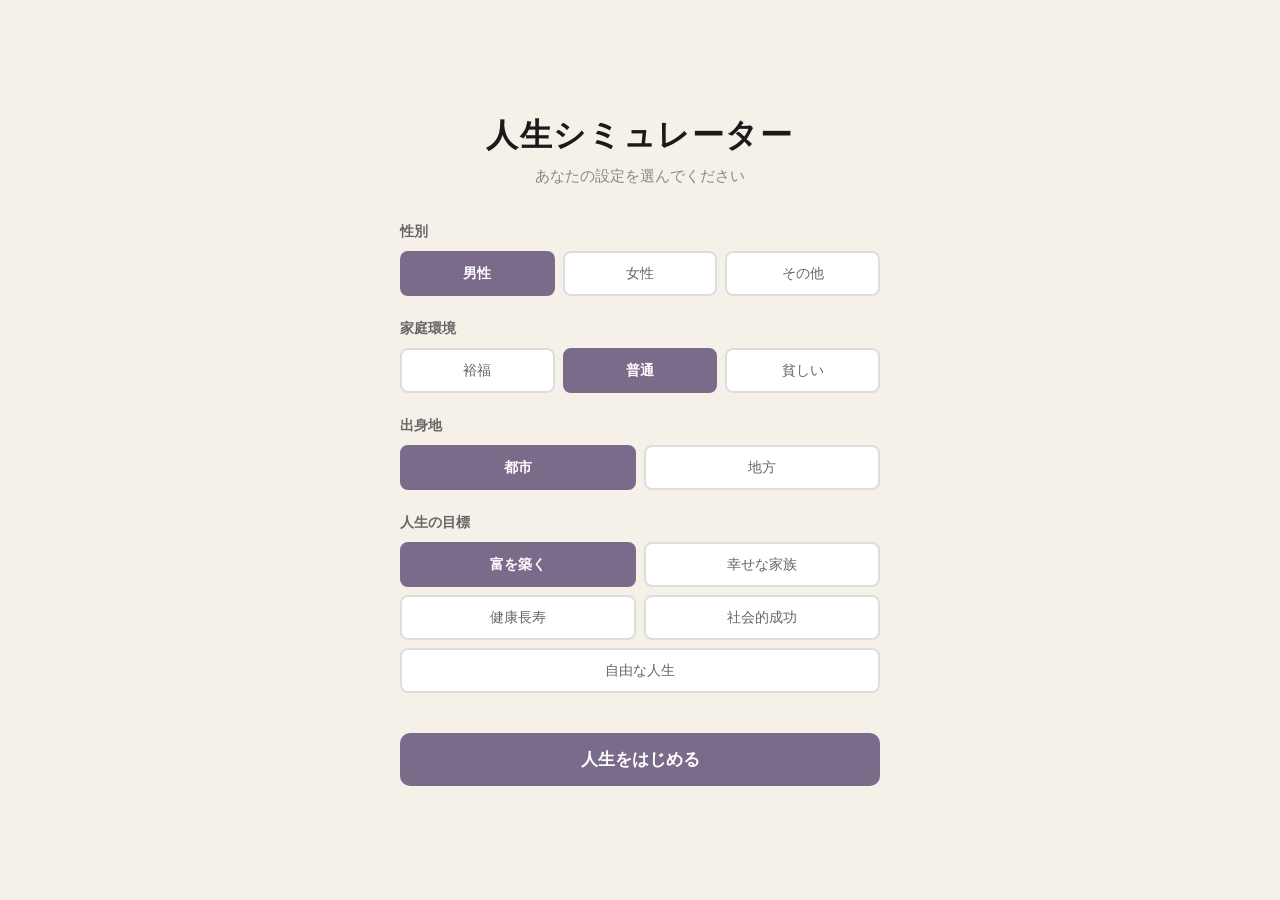
<file: life-sim/index.html>
<!DOCTYPE html>
<html lang="ja">
<head>
  <meta charset="UTF-8">
  <meta name="viewport" content="width=device-width, initial-scale=1.0">
  <title>人生シミュレーター</title>
  <link rel="stylesheet" href="style.css">
</head>
<body>

  <!-- セットアップ画面 -->
  <div id="setup-screen" class="screen active">
    <div class="container">
      <h1 class="title">人生シミュレーター</h1>
      <p class="subtitle">あなたの設定を選んでください</p>

      <div class="form-group">
        <div class="label">性別</div>
        <div class="options">
          <button class="opt selected" data-key="gender" data-val="male">男性</button>
          <button class="opt" data-key="gender" data-val="female">女性</button>
          <button class="opt" data-key="gender" data-val="other">その他</button>
        </div>
      </div>

      <div class="form-group">
        <div class="label">家庭環境</div>
        <div class="options">
          <button class="opt" data-key="background" data-val="rich">裕福</button>
          <button class="opt selected" data-key="background" data-val="normal">普通</button>
          <button class="opt" data-key="background" data-val="poor">貧しい</button>
        </div>
      </div>

      <div class="form-group">
        <div class="label">出身地</div>
        <div class="options">
          <button class="opt selected" data-key="location" data-val="urban">都市</button>
          <button class="opt" data-key="location" data-val="rural">地方</button>
        </div>
      </div>

      <div class="form-group">
        <div class="label">人生の目標</div>
        <div class="options goal-options">
          <button class="opt selected" data-key="goal" data-val="wealth">富を築く</button>
          <button class="opt" data-key="goal" data-val="family">幸せな家族</button>
          <button class="opt" data-key="goal" data-val="longevity">健康長寿</button>
          <button class="opt" data-key="goal" data-val="career">社会的成功</button>
          <button class="opt" data-key="goal" data-val="freedom">自由な人生</button>
        </div>
      </div>

      <button id="start-btn" class="primary-btn">人生をはじめる</button>
    </div>
  </div>

  <!-- ゲーム画面 -->
  <div id="game-screen" class="screen">
    <div class="top-bar">
      <div class="age-box">
        <span id="current-age">0</span><span class="age-unit">歳</span>
      </div>
      <div class="stats-box">
        <div class="stat-row">
          <span class="sl">健康</span>
          <div class="bar-wrap"><div class="bar-fill bar-health" id="bar-health"></div></div>
          <span class="sv" id="val-health">50</span>
          <span class="stat-delta" id="delta-health"></span>
        </div>
        <div class="stat-row">
          <span class="sl">幸福</span>
          <div class="bar-wrap"><div class="bar-fill bar-happiness" id="bar-happiness"></div></div>
          <span class="sv" id="val-happiness">50</span>
          <span class="stat-delta" id="delta-happiness"></span>
        </div>
        <div class="stat-row">
          <span class="sl">財産</span>
          <div class="bar-wrap"><div class="bar-fill bar-wealth" id="bar-wealth"></div></div>
          <span class="sv" id="val-wealth">50</span>
          <span class="stat-delta" id="delta-wealth"></span>
        </div>
        <div class="stat-row">
          <span class="sl">縁</span>
          <div class="bar-wrap"><div class="bar-fill bar-social" id="bar-social"></div></div>
          <span class="sv" id="val-social">50</span>
          <span class="stat-delta" id="delta-social"></span>
        </div>
      </div>
      <div class="goal-box">
        <div class="goal-label">目標</div>
        <div id="goal-name" class="goal-name">-</div>
      </div>
    </div>

    <div class="log-header">
      <label class="filter-label">
        <input type="checkbox" id="filter-check"> 重要イベントのみ表示
      </label>
    </div>

    <div id="log-area"></div>

    <div id="achievement-toast" class="achievement-toast"></div>

    <div class="bottom-bar">
      <div id="action-area" class="action-area hidden">
        <div class="action-label">今年の行動（1つ選べます）</div>
        <div id="action-buttons" class="action-buttons"></div>
      </div>
      <div class="btn-row">
        <button id="skip5-btn" class="skip-btn">5年スキップ</button>
        <button id="next-btn" class="primary-btn">次の年へ →</button>
      </div>
    </div>
  </div>

  <!-- 終了画面 -->
  <div id="end-screen" class="screen">
    <div class="container">
      <h2 class="end-title">人生の幕が下りた</h2>
      <div id="end-summary"></div>
      <div id="end-goal"></div>
      <div id="end-achievements"></div>
      <button id="restart-btn" class="primary-btn">もう一度生まれる</button>
    </div>
  </div>

  <script src="script.js"></script>
</body>
</html>
</file>
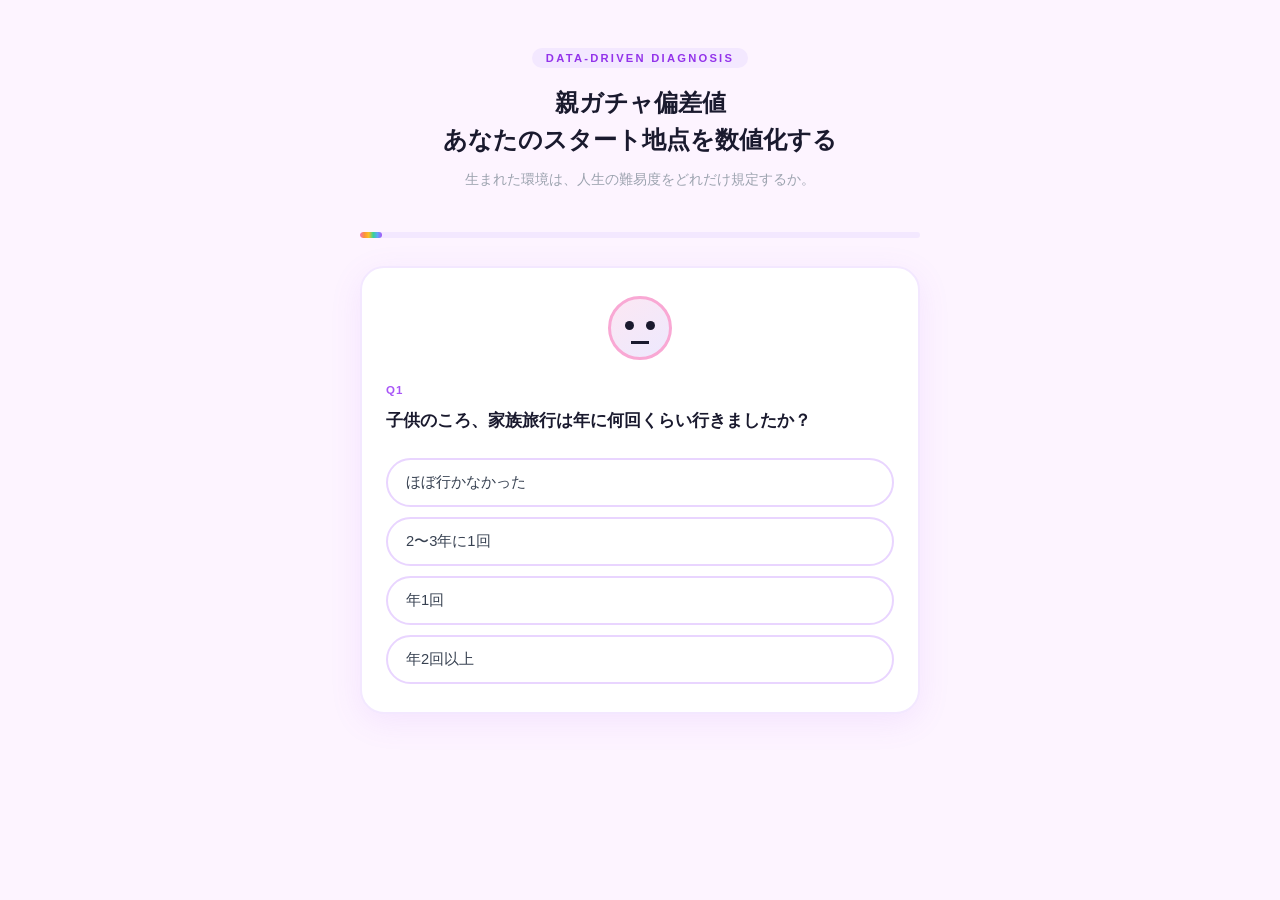
<file: oyagacha/index.html>
<!DOCTYPE html>
<html lang="ja">
<head>
  <meta charset="UTF-8">
  <meta name="viewport" content="width=device-width, initial-scale=1.0">
  <title>親ガチャ偏差値診断 — あなたのスタート地点を数値化する</title>
  <meta property="og:title" content="親ガチャ偏差値診断 — あなたのスタート地点を数値化する">
  <meta property="og:description" content="生まれた環境は、人生の難易度をどれだけ規定するか。経済・文化・家族・遺伝の4軸で偏差値を算出します。">
  <meta property="og:image" content="https://ssankari1284-ux.github.io/oyagacha/ogp.png">
  <meta property="og:url" content="https://ssankari1284-ux.github.io/oyagacha/">
  <meta property="og:type" content="website">
  <meta name="twitter:card" content="summary_large_image">
  <meta name="twitter:title" content="親ガチャ偏差値診断 — あなたのスタート地点を数値化する">
  <meta name="twitter:description" content="生まれた環境は、人生の難易度をどれだけ規定するか。経済・文化・家族・遺伝の4軸で偏差値を算出します。">
  <meta name="twitter:image" content="https://ssankari1284-ux.github.io/oyagacha/ogp.png">
  <style>
    * { box-sizing: border-box; margin: 0; padding: 0; }
    body {
      font-family: 'Helvetica Neue', Arial, 'Hiragino Kaku Gothic ProN', sans-serif;
      background: #fdf4ff;
      color: #1a1a2e;
      min-height: 100vh;
      display: flex;
      justify-content: center;
      align-items: flex-start;
      padding: 48px 16px 80px;
      overflow-x: hidden;
    }
    .container { max-width: 560px; width: 100%; position: relative; }

    .header { text-align: center; margin-bottom: 40px; }
    .header-badge {
      display: inline-block; font-size: 0.7rem; font-weight: 700;
      letter-spacing: 0.2em; color: #9333ea;
      background: #f3e8ff; border-radius: 20px;
      padding: 4px 14px; margin-bottom: 16px;
    }
    h1 { font-size: 1.5rem; font-weight: 800; line-height: 1.55; margin-bottom: 10px; color: #1a1a2e; }
    .subtitle { font-size: 0.85rem; color: #9ca3af; line-height: 1.75; }

    .progress-wrap { margin-bottom: 28px; }
    .progress-bar { height: 6px; background: #f3e8ff; border-radius: 6px; overflow: hidden; }
    .progress-bar-inner {
      height: 100%;
      background: linear-gradient(90deg, #f472b6, #fb923c, #fbbf24, #34d399, #60a5fa, #a855f7);
      border-radius: 6px;
      transition: width 0.4s cubic-bezier(0.4,0,0.2,1);
    }

    .question-card {
      background: #ffffff;
      border: 2px solid #f3e8ff;
      border-radius: 24px; padding: 28px 24px;
      box-shadow: 0 8px 32px rgba(168, 85, 247, 0.1);
    }
    .question-num { font-size: 0.72rem; letter-spacing: 0.1em; color: #a855f7; margin-bottom: 10px; font-weight: 700; }
    .question-text { font-size: 1.05rem; font-weight: 600; line-height: 1.75; margin-bottom: 22px; color: #1a1a2e; }
    .chara { text-align: center; margin-bottom: 20px; }
    .chara-face {
      display: inline-block; width: 64px; height: 64px;
      background: linear-gradient(145deg, #fce7f3, #ede9fe);
      border-radius: 50%; border: 3px solid #f9a8d4;
      position: relative; transition: transform 0.25s cubic-bezier(0.34,1.56,0.64,1), border-color 0.25s, background 0.25s;
    }
    .chara.happy .chara-face { transform: scale(1.1); border-color: #f472b6; }
    .chara.sad   .chara-face { transform: scale(0.95); border-color: #a5b4fc; background: linear-gradient(145deg, #e0e7ff, #ede9fe); }
    .chara-face::before, .chara-face::after {
      content: ''; position: absolute;
      width: 13px; height: 8px; background: #fb7185;
      border-radius: 50%; top: 36px; opacity: 0; transition: opacity 0.25s;
    }
    .chara-face::before { left: 5px; }
    .chara-face::after  { right: 5px; }
    .chara.happy .chara-face::before,
    .chara.happy .chara-face::after { opacity: 0.55; }
    .chara-eye {
      position: absolute; width: 9px; height: 9px;
      background: #1a1a2e; border-radius: 50%; top: 22px;
      transition: all 0.25s;
    }
    .chara-eye.left  { left: 14px; }
    .chara-eye.right { right: 14px; }
    .chara.happy .chara-eye { height: 5px; border-radius: 5px 5px 0 0; top: 24px; }
    .chara.sad .chara-eye.left  { transform: rotate(12deg); top: 25px; }
    .chara.sad .chara-eye.right { transform: rotate(-12deg); top: 25px; }
    .chara-mouth {
      position: absolute; bottom: 13px;
      left: 50%; transform: translateX(-50%);
      width: 18px; height: 0;
      border-bottom: 3px solid #1a1a2e;
      transition: all 0.25s;
    }
    .chara.happy .chara-mouth {
      width: 24px; height: 12px;
      border: 3px solid #1a1a2e; border-top: none;
      border-radius: 0 0 24px 24px; bottom: 11px;
    }
    .chara.sad .chara-mouth {
      width: 18px; height: 9px;
      border: 3px solid #1a1a2e; border-bottom: none;
      border-radius: 9px 9px 0 0; bottom: 9px;
    }

    .branch-hint {
      display: none; font-size: 0.73rem; color: #92400e;
      margin-top: -14px; margin-bottom: 18px;
      padding: 6px 12px; background: #fef9c3;
      border-radius: 8px; border-left: 3px solid #fbbf24;
    }
    .options { display: flex; flex-direction: column; gap: 10px; }
    .option-btn {
      background: #ffffff; border: 2px solid #e9d5ff;
      color: #374151; padding: 13px 18px; border-radius: 50px;
      font-size: 0.92rem; text-align: left; cursor: pointer;
      transition: all 0.15s ease;
    }
    .option-btn:hover:not(:disabled) { border-color: #a855f7; background: #faf5ff; color: #6b21a8; }
    .option-btn.selected { background: #f3e8ff; border-color: #a855f7; color: #6b21a8; font-weight: 600; }
    .option-btn:disabled { cursor: default; opacity: 0.5; }

    #loading-screen { display: none; text-align: center; padding: 60px 0; }
    .loading-icon {
      width: 56px; height: 56px;
      border: 3px solid #f3e8ff; border-top-color: #a855f7;
      border-radius: 50%; margin: 0 auto 24px; animation: spin 1s linear infinite;
    }
    @keyframes spin { to { transform: rotate(360deg); } }
    .loading-title { font-size: 1.1rem; font-weight: 700; margin-bottom: 10px; color: #1a1a2e; }
    .loading-status { font-size: 0.82rem; color: #9ca3af; margin-bottom: 28px; min-height: 20px; transition: opacity 0.3s; }
    .loading-bar-wrap { height: 6px; background: #f3e8ff; border-radius: 6px; overflow: hidden; max-width: 300px; margin: 0 auto; }
    .loading-bar-fill {
      height: 100%; border-radius: 6px; width: 0%; transition: width 0.4s ease;
      background: linear-gradient(90deg, #f472b6, #fb923c, #fbbf24, #34d399, #60a5fa, #a855f7);
    }

    #result-screen { display: none; }
    .result-flash { position: fixed; inset: 0; opacity: 0; pointer-events: none; z-index: 100; transition: opacity 0.1s; }

    .result-hero {
      text-align: center; background: #ffffff;
      border: 2px solid #f3e8ff;
      border-radius: 28px; padding: 40px 24px 32px; margin-bottom: 14px;
      position: relative; overflow: hidden;
      box-shadow: 0 8px 32px rgba(168, 85, 247, 0.12);
    }
    .result-glow {
      position: absolute; top: -80px; left: 50%; transform: translateX(-50%);
      width: 400px; height: 400px; border-radius: 50%;
      opacity: 0.15; filter: blur(80px); pointer-events: none;
    }
    .result-label { font-size: 0.72rem; letter-spacing: 0.2em; color: #9ca3af; margin-bottom: 16px; font-weight: 700; }
    .result-score { font-size: 6.5rem; font-weight: 800; line-height: 1; margin-bottom: 12px; font-variant-numeric: tabular-nums; position: relative; }
    .result-rank-badge {
      display: none; font-size: 0.82rem; font-weight: 800;
      letter-spacing: 0.15em; color: #fff; border-radius: 50px;
      padding: 6px 22px; margin-bottom: 16px;
      animation: badgePop 0.4s cubic-bezier(0.34,1.56,0.64,1) both;
      box-shadow: 0 4px 16px rgba(0,0,0,0.15);
    }
    @keyframes badgePop { from { transform: scale(0.5); opacity: 0; } to { transform: scale(1); opacity: 1; } }
    .result-message { font-size: 0.88rem; color: #6b7280; line-height: 1.8; max-width: 360px; margin: 0 auto; }
    .result-percentile { font-size: 0.78rem; color: #9ca3af; margin-top: 10px; }

    .summary-card {
      background: #ffffff; border: 2px solid #f3e8ff;
      border-radius: 20px; padding: 20px 24px; margin-bottom: 14px;
      box-shadow: 0 4px 16px rgba(168, 85, 247, 0.07);
    }
    .summary-title { font-size: 0.7rem; letter-spacing: 0.15em; color: #9ca3af; margin-bottom: 12px; font-weight: 700; }
    .summary-text { font-size: 0.9rem; color: #374151; line-height: 1.85; }

    .breakdown {
      background: #ffffff; border: 2px solid #f3e8ff;
      border-radius: 20px; padding: 22px 24px; margin-bottom: 14px;
      box-shadow: 0 4px 16px rgba(168, 85, 247, 0.07);
    }
    .breakdown-title { font-size: 0.7rem; letter-spacing: 0.15em; color: #9ca3af; margin-bottom: 18px; font-weight: 700; }
    .breakdown-row { margin-bottom: 15px; }
    .breakdown-row:last-child { margin-bottom: 0; }
    .breakdown-meta { display: flex; justify-content: space-between; font-size: 0.82rem; color: #9ca3af; margin-bottom: 7px; }
    .breakdown-meta strong { color: #374151; }
    .bar-bg { height: 8px; background: #faf5ff; border-radius: 8px; overflow: hidden; }
    .bar-fill { height: 100%; border-radius: 8px; transition: width 0.9s cubic-bezier(0.4,0,0.2,1); }
    #eco-bar { background: linear-gradient(90deg, #f472b6, #fb7185); }
    #cul-bar { background: linear-gradient(90deg, #fbbf24, #fb923c); }
    #fam-bar { background: linear-gradient(90deg, #34d399, #06b6d4); }
    #gen-bar { background: linear-gradient(90deg, #818cf8, #a855f7); }

    .result-actions { display: flex; gap: 10px; }
    .share-btn {
      flex: 1; background: linear-gradient(135deg, #f472b6, #a855f7);
      color: #fff; border: none; padding: 15px 20px; border-radius: 50px;
      font-size: 0.95rem; font-weight: 800; cursor: pointer; transition: opacity 0.15s;
      box-shadow: 0 6px 20px rgba(168, 85, 247, 0.3);
    }
    .share-btn:hover { opacity: 0.88; }
    .retry-btn {
      background: #ffffff; color: #9ca3af; border: 2px solid #e9d5ff;
      padding: 15px 20px; border-radius: 50px; font-size: 0.9rem;
      cursor: pointer; transition: all 0.15s; white-space: nowrap;
    }
    .retry-btn:hover { color: #6b21a8; border-color: #a855f7; }

    @keyframes fadeUp { from { opacity: 0; transform: translateY(12px); } to { opacity: 1; transform: translateY(0); } }
    .fade-up { animation: fadeUp 0.3s ease forwards; }

    @keyframes shake {
      0%,100% { transform: translateX(0); } 15% { transform: translateX(-8px); }
      30% { transform: translateX(8px); }   45% { transform: translateX(-6px); }
      60% { transform: translateX(6px); }   75% { transform: translateX(-3px); }
      90% { transform: translateX(3px); }
    }
    .shake { animation: shake 0.6s ease 0.8s both; }

    .particle {
      position: fixed; pointer-events: none; z-index: 200;
      border-radius: 50%; animation: particleFall linear forwards;
    }
    @keyframes particleFall { 0% { transform: translateY(0) rotate(0deg); opacity: 1; } 100% { transform: translateY(100vh) rotate(720deg); opacity: 0; } }

    @media (max-width: 480px) {
      body { padding: 28px 12px 56px; }
      h1 { font-size: 1.25rem; }
      .subtitle { font-size: 0.8rem; }
      .question-card { padding: 22px 16px; border-radius: 20px; }
      .question-text { font-size: 0.98rem; margin-bottom: 18px; }
      .option-btn { padding: 14px 16px; font-size: 0.88rem; }
      .result-score { font-size: 4.8rem; }
      .result-hero { padding: 32px 16px 26px; border-radius: 22px; }
      .result-message { font-size: 0.84rem; }
      .summary-card, .breakdown { padding: 18px 16px; }
      .summary-text { font-size: 0.86rem; }
      .share-btn, .retry-btn { padding: 14px 14px; font-size: 0.88rem; }
      .chara-face { width: 56px; height: 56px; }
      .chara-eye { top: 19px; }
      .chara-eye.left  { left: 12px; }
      .chara-eye.right { right: 12px; }
      .chara-face::before { top: 32px; left: 4px; }
      .chara-face::after  { top: 32px; right: 4px; }
      .chara-mouth { bottom: 11px; }
      .chara.happy .chara-mouth { bottom: 9px; }
      .chara.sad   .chara-mouth { bottom: 7px; }
    }
  </style>
</head>
<body>
<div class="container">
  <div class="result-flash" id="result-flash"></div>

  <div id="quiz-area">
    <div class="header">
      <div class="header-badge">DATA-DRIVEN DIAGNOSIS</div>
      <h1>親ガチャ偏差値<br>あなたのスタート地点を数値化する</h1>
      <p class="subtitle">生まれた環境は、人生の難易度をどれだけ規定するか。</p>
    </div>
    <div class="progress-wrap">
      <div class="progress-bar"><div class="progress-bar-inner" id="progress-bar" style="width:0%"></div></div>
    </div>
    <div class="question-card fade-up" id="question-card">
      <div class="chara" id="chara">
        <div class="chara-face">
          <div class="chara-eye left"></div>
          <div class="chara-eye right"></div>
          <div class="chara-mouth"></div>
        </div>
      </div>
      <div class="question-num" id="question-num">Q1</div>
      <div class="question-text" id="question-text"></div>
      <div class="branch-hint" id="branch-hint"></div>
      <div class="options" id="options"></div>
    </div>
  </div>

  <div id="loading-screen">
    <div class="loading-icon"></div>
    <div class="loading-title">解析中...</div>
    <div class="loading-status" id="loading-status">データを収集中</div>
    <div class="loading-bar-wrap"><div class="loading-bar-fill" id="loading-bar"></div></div>
  </div>

  <div id="result-screen">
    <div class="result-hero" id="result-hero">
      <div class="result-glow" id="result-glow"></div>
      <div class="result-label">YOUR SCORE</div>
      <div class="result-score" id="result-score">0</div>
      <div><span class="result-rank-badge" id="result-rank-badge">--</span></div>
      <p class="result-message" id="result-message"></p>
      <p class="result-percentile" id="result-percentile"></p>
    </div>
    <div class="summary-card">
      <div class="summary-title">PROFILE SUMMARY</div>
      <p class="summary-text" id="summary-text"></p>
    </div>

    <div class="breakdown">
      <div class="breakdown-title">CATEGORY BREAKDOWN</div>
      <div class="breakdown-row">
        <div class="breakdown-meta"><strong>経済資本</strong><span id="eco-pct">0%</span></div>
        <div class="bar-bg"><div class="bar-fill" id="eco-bar" style="width:0%"></div></div>
      </div>
      <div class="breakdown-row">
        <div class="breakdown-meta"><strong>文化・地域</strong><span id="cul-pct">0%</span></div>
        <div class="bar-bg"><div class="bar-fill" id="cul-bar" style="width:0%"></div></div>
      </div>
      <div class="breakdown-row">
        <div class="breakdown-meta"><strong>家族・環境</strong><span id="fam-pct">0%</span></div>
        <div class="bar-bg"><div class="bar-fill" id="fam-bar" style="width:0%"></div></div>
      </div>
      <div class="breakdown-row">
        <div class="breakdown-meta"><strong>遺伝・身体</strong><span id="gen-pct">0%</span></div>
        <div class="bar-bg"><div class="bar-fill" id="gen-bar" style="width:0%"></div></div>
      </div>
    </div>
    <div class="result-actions">
      <button class="share-btn" onclick="shareResult()">Xでシェアする</button>
      <button class="retry-btn" onclick="retryQuiz()">もう一度</button>
    </div>
  </div>
</div>

<script>
const SITE_URL = 'https://ssankari1284-ux.github.io/oyagacha/';

const qGraph = {
  // ── 旅行 ──────────────────────────────────────
  q1: {
    text: "子供のころ、家族旅行は年に何回くらい行きましたか？",
    cat: 'eco', max: 10,
    opts: [
      { label: "ほぼ行かなかった",  score: 0,  next: 'b1a' },
      { label: "2〜3年に1回",       score: 3,  next: 'b1b' },
      { label: "年1回",              score: 6,  next: 'b1b' },
      { label: "年2回以上",          score: 10, next: 'b1c' },
    ]
  },
  b1a: {
    text: "食卓に毎日、肉・魚などメインのおかずはありましたか？",
    cat: 'eco', max: 8, hint: "回答に基づいて追加の質問が生成されました",
    opts: [
      { label: "ない日もよくあった",              score: 0, next: 'q2' },
      { label: "だいたいあった",                  score: 4, next: 'q2' },
      { label: "常にあった・食事にこだわっていた", score: 8, next: 'q2' },
    ]
  },
  b1b: {
    text: "旅行での宿泊は、どんなところが多かったですか？",
    cat: 'eco', max: 8, hint: "回答に基づいて追加の質問が生成されました",
    opts: [
      { label: "日帰りか車中泊が多かった",   score: 0, next: 'q2' },
      { label: "ビジネスホテル・民宿",        score: 3, next: 'q2' },
      { label: "普通のホテル・旅館",          score: 5, next: 'q2' },
      { label: "高級旅館・リゾートホテル",    score: 8, next: 'q2' },
    ]
  },
  b1c: {
    text: "子供のころ、海外旅行に行ったことはありますか？",
    cat: 'eco', max: 8, hint: "回答に基づいて追加の質問が生成されました",
    opts: [
      { label: "行ったことない",          score: 0, next: 'q2' },
      { label: "1〜2回ある",              score: 3, next: 'q2' },
      { label: "3〜5回ある",              score: 5, next: 'q2' },
      { label: "毎年のように行っていた",  score: 8, next: 'q2' },
    ]
  },

  // ── スマホ・塾 ────────────────────────────────
  q2: {
    text: "高校生のとき、スマホ・携帯は自分専用でしたか？",
    cat: 'eco', max: 10,
    opts: [
      { label: "持っていなかった",  score: 0,  next: 'b2a' },
      { label: "家族と共用だった",  score: 4,  next: 'q3' },
      { label: "自分専用だった",    score: 10, next: 'q3' },
    ]
  },
  b2a: {
    text: "代わりに、自宅でパソコンやインターネットは使えましたか？",
    cat: 'eco', max: 6, hint: "回答に基づいて追加の質問が生成されました",
    opts: [
      { label: "パソコンもネットも使えなかった",          score: 0, next: 'q3' },
      { label: "親が管理する形でなら使えた",              score: 2, next: 'q3' },
      { label: "自由に使えるパソコン・ネット環境があった", score: 6, next: 'q3' },
    ]
  },
  q3: {
    text: "中学・高校時代、塾や予備校に通っていましたか？",
    cat: 'eco', max: 10,
    opts: [
      { label: "通っていなかった",            score: 0,  next: 'b3a' },
      { label: "一時期だけ通った",            score: 4,  next: 'b3b' },
      { label: "ずっと通っていた",            score: 8,  next: 'b3b' },
      { label: "個別指導・家庭教師もあった",  score: 10, next: 'b3b' },
    ]
  },
  b3a: {
    text: "塾に行けない代わりに、学習環境はありましたか？",
    cat: 'eco', max: 6, hint: "回答に基づいて追加の質問が生成されました",
    opts: [
      { label: "特になかった",                      score: 0, next: 'q4' },
      { label: "図書館や学校の自習室を使っていた",  score: 3, next: 'q4' },
      { label: "通信教育・参考書は買ってもらえた",  score: 6, next: 'q4' },
    ]
  },
  b3b: {
    text: "塾に通い始めたのは何年生からですか？",
    cat: 'eco', max: 6, hint: "回答に基づいて追加の質問が生成されました",
    opts: [
      { label: "高校生から",               score: 1, next: 'q4' },
      { label: "中学生から",               score: 3, next: 'q4' },
      { label: "小学校高学年から",         score: 5, next: 'q4' },
      { label: "小学校低学年・幼少期から", score: 6, next: 'q4' },
    ]
  },

  // ── 私立学校 ──────────────────────────────────
  q4: {
    text: "出身校に私立はありましたか？（中学・高校どちらか）",
    cat: 'eco', max: 10,
    opts: [
      { label: "すべて公立",                 score: 0,  next: 'q5' },
      { label: "中学か高校のどちらか私立",   score: 6,  next: 'b4a' },
      { label: "中学・高校ともに私立",       score: 10, next: 'b4a' },
      { label: "小学校から私立",             score: 10, next: 'b4a' },
    ]
  },
  b4a: {
    text: "通っていた私立はどのような学校でしたか？",
    cat: 'eco', max: 8, hint: "回答に基づいて追加の質問が生成されました",
    opts: [
      { label: "地元の普通の私立",                   score: 0, next: 'q5' },
      { label: "中堅の進学校・有名大学の付属校",     score: 4, next: 'q5' },
      { label: "難関進学校・最難関大学付属校",        score: 8, next: 'q5' },
    ]
  },

  // ── 持ち家 ────────────────────────────────────
  q5: {
    text: "実家は持ち家でしたか？",
    cat: 'eco', max: 10,
    opts: [
      { label: "賃貸",                  score: 0,  next: 'b5a' },
      { label: "社宅・公営住宅",        score: 2,  next: 'b5a' },
      { label: "持ち家（マンション）",  score: 7,  next: 'b5b' },
      { label: "持ち家（一戸建て）",    score: 10, next: 'b5b' },
    ]
  },
  b5a: {
    text: "引っ越しは何回くらいしましたか？",
    cat: 'eco', max: 6, hint: "回答に基づいて追加の質問が生成されました",
    opts: [
      { label: "4回以上",     score: 0, next: 'q6' },
      { label: "2〜3回",      score: 2, next: 'q6' },
      { label: "1回",         score: 4, next: 'q6' },
      { label: "一度もない",  score: 6, next: 'q6' },
    ]
  },
  b5b: {
    text: "自分専用の部屋はありましたか？",
    cat: 'eco', max: 6, hint: "回答に基づいて追加の質問が生成されました",
    opts: [
      { label: "なかった（兄弟と共用・リビングで勉強）", score: 0, next: 'q6' },
      { label: "小学校高学年以降はあった",               score: 3, next: 'q6' },
      { label: "物心ついたころからあった",               score: 6, next: 'q6' },
    ]
  },

  // ── 本・地域 ──────────────────────────────────
  q6: {
    text: "家に本（マンガ以外）は何冊くらいありましたか？",
    cat: 'cul', max: 10,
    opts: [
      { label: "ほとんどなかった",         score: 0,  next: 'q7' },
      { label: "数冊程度",                 score: 3,  next: 'q7' },
      { label: "本棚1〜2本分",             score: 7,  next: 'q7' },
      { label: "本棚が複数・書斎があった", score: 10, next: 'b6a' },
    ]
  },
  b6a: {
    text: "親の最終学歴は主にどのくらいでしたか？",
    cat: 'cul', max: 8, hint: "回答に基づいて追加の質問が生成されました",
    opts: [
      { label: "中学・高校卒",                         score: 0, next: 'q7' },
      { label: "専門学校・短大卒",                     score: 3, next: 'q7' },
      { label: "大学卒（一般的な大学）",               score: 6, next: 'q7' },
      { label: "大学院卒・国立大・難関私大卒など",     score: 8, next: 'q7' },
    ]
  },
  q7: {
    text: "主に育った地域はどちらですか？",
    cat: 'cul', max: 10,
    opts: [
      { label: "地方の町・村",                           score: 0,  next: 'b7a' },
      { label: "地方の中小都市",                         score: 3,  next: 'b7b' },
      { label: "政令指定都市（大阪・名古屋・福岡など）", score: 7,  next: 'b7c' },
      { label: "東京23区・横浜・川崎",                   score: 10, next: 'b7d' },
    ]
  },
  b7a: {
    text: "最寄りのコンビニまでどのくらいかかりましたか？",
    cat: 'cul', max: 8, hint: "回答に基づいて追加の質問が生成されました",
    opts: [
      { label: "30分以上かかった",    score: 0, next: 'q8' },
      { label: "15〜30分かかった",    score: 2, next: 'q8' },
      { label: "5〜15分程度",         score: 5, next: 'q8' },
      { label: "5分以内・徒歩圏内",   score: 8, next: 'q8' },
    ]
  },
  b7b: {
    text: "最寄り駅まで徒歩・自転車で行けましたか？",
    cat: 'cul', max: 8, hint: "回答に基づいて追加の質問が生成されました",
    opts: [
      { label: "駅がなかった・車でしか行けなかった",  score: 0, next: 'q8' },
      { label: "車で30分以上",                        score: 2, next: 'q8' },
      { label: "自転車で行けた（15分以内）",           score: 5, next: 'q8' },
      { label: "徒歩で行けた（10分以内）",             score: 8, next: 'q8' },
    ]
  },
  b7c: {
    text: "都市の中心部に近い場所でしたか？",
    cat: 'cul', max: 8, hint: "回答に基づいて追加の質問が生成されました",
    opts: [
      { label: "郊外・ベッドタウン（電車で40分以上）", score: 2, next: 'q8' },
      { label: "やや郊外（電車で20〜40分）",           score: 4, next: 'q8' },
      { label: "中心部に近い（電車で20分以内）",       score: 6, next: 'q8' },
      { label: "都心部・中心街に住んでいた",           score: 8, next: 'q8' },
    ]
  },
  b7d: {
    text: "東京・横浜の中でも、どのエリアでしたか？",
    cat: 'cul', max: 8, hint: "回答に基づいて追加の質問が生成されました",
    opts: [
      { label: "足立区・葛飾区・江戸川区・北区など",           score: 2, next: 'q8' },
      { label: "横浜・川崎・練馬区・江東区・板橋区など",       score: 4, next: 'q8' },
      { label: "世田谷区・目黒区・杉並区・文京区など",         score: 6, next: 'q8' },
      { label: "港区・渋谷区・千代田区・中央区・新宿区など",   score: 8, next: 'q8' },
    ]
  },

  // ── 家族構成 ──────────────────────────────────
  q8: {
    text: "両親は揃っていましたか？",
    cat: 'fam', max: 10,
    opts: [
      { label: "物心ついたころからひとり親", score: 0,  next: 'b8a' },
      { label: "途中でひとり親になった",     score: 4,  next: 'b8a' },
      { label: "両親揃っていた",             score: 10, next: 'b8b' },
    ]
  },
  b8a: {
    text: "ひとり親の状況になったのは、何歳のころですか？",
    cat: 'fam', max: 8, hint: "回答に基づいて追加の質問が生成されました",
    opts: [
      { label: "3歳以前・記憶がない",       score: 0, next: 'q9' },
      { label: "小学校入学前（3〜6歳）",    score: 2, next: 'q9' },
      { label: "小学生のとき",              score: 4, next: 'q9' },
      { label: "中学生以降",                score: 8, next: 'q9' },
    ]
  },
  b8b: {
    text: "両親の仲はどうでしたか？",
    cat: 'fam', max: 8, hint: "回答に基づいて追加の質問が生成されました",
    opts: [
      { label: "とても悪かった・よくケンカしていた", score: 0, next: 'q9' },
      { label: "どちらかといえば悪かった",           score: 2, next: 'q9' },
      { label: "普通（特に気にならなかった）",        score: 5, next: 'q9' },
      { label: "仲が良かった",                       score: 8, next: 'q9' },
    ]
  },

  // ── 習い事・暴力・遺伝 ────────────────────────
  q9: {
    text: "習い事は同時期に最大何個していましたか？",
    cat: 'eco', max: 10,
    opts: [
      { label: "していなかった", score: 0,  next: 'b9b' },
      { label: "1個",            score: 3,  next: 'q10' },
      { label: "2〜3個",         score: 7,  next: 'q10' },
      { label: "4個以上",        score: 10, next: 'b9a' },
    ]
  },
  b9a: {
    text: "どんな種類の習い事が多かったですか？",
    cat: 'eco', max: 6, hint: "回答に基づいて追加の質問が生成されました",
    opts: [
      { label: "スポーツ系（サッカー・野球・水泳など）",         score: 2, next: 'q10' },
      { label: "芸術・音楽系（ピアノ・バイオリン・絵画など）",   score: 5, next: 'q10' },
      { label: "学習系（英会話・そろばん・書道など）",           score: 4, next: 'q10' },
      { label: "バランスよく複数のジャンルがあった",             score: 6, next: 'q10' },
    ]
  },
  b9b: {
    text: "習い事をしなかった主な理由はなんでしたか？",
    cat: 'eco', max: 5, hint: "回答に基づいて追加の質問が生成されました",
    opts: [
      { label: "経済的な理由（お金がなかった）",                 score: 0, next: 'q10' },
      { label: "近くに教室がなかった・送り迎えが難しかった",     score: 2, next: 'q10' },
      { label: "本人が興味を示さなかった",                       score: 3, next: 'q10' },
      { label: "特に考えていなかった・覚えていない",             score: 5, next: 'q10' },
    ]
  },
  q10: {
    text: "親から怒鳴られたり、暴力を受けたことがありますか？",
    cat: 'fam', max: 10,
    opts: [
      { label: "日常的にあった",   score: 0,  next: 'q11' },
      { label: "時々あった",       score: 3,  next: 'q11' },
      { label: "ほとんどなかった", score: 7,  next: 'q11' },
      { label: "まったくなかった", score: 10, next: 'q11' },
    ]
  },
  q11: {
    text: "現在の身長を教えてください（男性のみ・女性はスキップ可）",
    cat: 'gen', max: 10,
    opts: [
      { label: "スキップする（女性・回答しない）", score: 5,  next: 'q12' },
      { label: "160cm未満",  score: 0,  next: 'q12' },
      { label: "160〜165cm", score: 3,  next: 'q12' },
      { label: "165〜170cm", score: 5,  next: 'q12' },
      { label: "170〜175cm", score: 7,  next: 'q12' },
      { label: "175〜180cm", score: 9,  next: 'q12' },
      { label: "180cm以上",  score: 10, next: 'q12' },
    ]
  },
  q12: {
    text: "学生時代、異性から告白されたことがありますか？",
    cat: 'gen', max: 10,
    opts: [
      { label: "まったくない",           score: 0,  next: 'q13' },
      { label: "1〜2回ある",             score: 5,  next: 'q13' },
      { label: "3回以上ある",            score: 8,  next: 'q13' },
      { label: "数えきれないくらいある", score: 10, next: 'b12a' },
    ]
  },
  b12a: {
    text: "容姿について、周りからよく言われましたか？",
    cat: 'gen', max: 6, hint: "回答に基づいて追加の質問が生成されました",
    opts: [
      { label: "容姿についてはあまり言われなかった",               score: 0, next: 'q13' },
      { label: "「かわいい・かっこいい」と言われることがあった",   score: 3, next: 'q13' },
      { label: "容姿を褒められることが多かった・よくモテた",       score: 6, next: 'q13' },
    ]
  },
  q13: {
    text: "体育の授業や運動会では得意な方でしたか？",
    cat: 'gen', max: 10,
    opts: [
      { label: "苦手だった",                 score: 0,  next: 'q14' },
      { label: "どちらかといえば苦手",       score: 3,  next: 'q14' },
      { label: "どちらかといえば得意",       score: 7,  next: 'q14' },
      { label: "得意だった・選手に選ばれた", score: 10, next: 'q14' },
    ]
  },
  q14: {
    text: "学校生活で、忘れ物が多い・じっとしていられないなど困ったことがありましたか？",
    cat: 'gen', max: 10,
    opts: [
      { label: "常に困っていた",   score: 0,  next: 'q15' },
      { label: "時々困っていた",   score: 4,  next: 'q15' },
      { label: "あまりなかった",   score: 7,  next: 'q15' },
      { label: "まったくなかった", score: 10, next: 'q15' },
    ]
  },
  q15: {
    text: "子供のころ、門限や行動を細かく制限されていましたか？",
    cat: 'fam', max: 10,
    opts: [
      { label: "非常に厳しく制限されていた", score: 0,  next: null },
      { label: "やや制限されていた",         score: 4,  next: null },
      { label: "ほどよく自由だった",         score: 8,  next: null },
      { label: "ほぼ自由だった",             score: 10, next: null },
    ]
  },
};

const RANKS = {
  SSR: { color: '#f59e0b', min: 70, label: 'SSR', message: '理論値は出ています。あとは本人次第という、残酷な話です。', percentile: '上位2%' },
  SR:  { color: '#ec4899', min: 62, label: 'SR',  message: 'スタートダッシュの優位性を、おそらく自覚していないと思います。', percentile: '上位12%' },
  R:   { color: '#6366f1', min: 52, label: 'R',   message: '平均です。ただしこの「平均」は、生まれた国によって意味が変わります。', percentile: '平均層' },
  N:   { color: '#10b981', min: 42, label: 'N',   message: '不利なゲームを、それでもやってきた。', percentile: '下位40%' },
  C:   { color: '#e879f9', min: 32, label: 'C',   message: '客観的に、難しい条件でした。自己責任論はここでは的外れです。', percentile: '下位20%' },
  D:   { color: '#818cf8', min: 0,  label: 'D',   message: 'かなり困難なゲームを、あなたは生きてきました。これはデータであり、評価ではありません。', percentile: '下位5%' },
};

let currentId = 'q1';
let answeredData = [];
let questionCount = 0;

function renderQuestion(id) {
  const q = qGraph[id];
  document.getElementById('chara').className = 'chara';
  const card = document.getElementById('question-card');
  card.classList.remove('fade-up');
  void card.offsetWidth;
  card.classList.add('fade-up');

  questionCount++;
  document.getElementById('question-num').textContent = `Q${questionCount}`;
  document.getElementById('question-text').textContent = q.text;

  const hintEl = document.getElementById('branch-hint');
  if (q.hint) { hintEl.textContent = '— 詳細スコアを算出しています'; hintEl.style.display = 'block'; }
  else { hintEl.style.display = 'none'; }

  document.getElementById('options').innerHTML = q.opts.map(opt =>
    `<button class="option-btn" onclick="selectOption(this,${opt.score},'${opt.next}')">${opt.label}</button>`
  ).join('');

  const pct = Math.min(99, Math.round((questionCount / 24) * 100));
  document.getElementById('progress-bar').style.width = `${pct}%`;
}

function selectOption(btn, score, nextId) {
  document.querySelectorAll('.option-btn').forEach(b => { b.disabled = true; });
  btn.classList.add('selected');
  const ratio = score / qGraph[currentId].max;
  document.getElementById('chara').className = ratio >= 0.65 ? 'chara happy' : ratio < 0.3 ? 'chara sad' : 'chara';
  answeredData.push({ cat: qGraph[currentId].cat, score, max: qGraph[currentId].max });
  currentId = nextId === 'null' ? null : nextId;
  setTimeout(() => {
    if (currentId) renderQuestion(currentId);
    else startLoading();
  }, 420);
}

function startLoading() {
  document.getElementById('quiz-area').style.display = 'none';
  document.getElementById('loading-screen').style.display = 'block';
  const statuses = ['経済資本を分析中...','家族環境を評価中...','遺伝的要因を算出中...','地域・文化格差を計算中...','偏差値を生成中...'];
  let i = 0;
  const statusEl = document.getElementById('loading-status');
  const barEl = document.getElementById('loading-bar');
  statusEl.textContent = statuses[0];
  barEl.style.width = '10%';
  const iv = setInterval(() => {
    i++;
    if (i < statuses.length) {
      statusEl.style.opacity = '0';
      setTimeout(() => { statusEl.textContent = statuses[i]; statusEl.style.opacity = '1'; }, 150);
      barEl.style.width = `${(i / statuses.length) * 100}%`;
    } else {
      clearInterval(iv);
      barEl.style.width = '100%';
      setTimeout(showResult, 500);
    }
  }, 500);
}

function calcDeviation(totalScore, totalMax) {
  const pct = totalScore / totalMax;
  const mean = 0.55, sd = 0.15;
  return Math.max(20, Math.round(((pct - mean) / sd * 10 + 50) * 10) / 10);
}

function getRankKey(d) {
  for (const [key, r] of Object.entries(RANKS)) { if (d >= r.min) return key; }
  return 'D';
}

function countUp(el, target, duration) {
  const start = performance.now();
  function step(now) {
    const p = Math.min((now - start) / duration, 1);
    const ease = 1 - Math.pow(1 - p, 3);
    el.textContent = (ease * target).toFixed(1);
    if (p < 1) requestAnimationFrame(step);
    else el.textContent = target.toFixed(1);
  }
  requestAnimationFrame(step);
}

function spawnParticles(color) {
  const colors = [color, '#f472b6', '#fbbf24', '#34d399', '#60a5fa', '#fff'];
  for (let i = 0; i < 60; i++) {
    setTimeout(() => {
      const p = document.createElement('div');
      p.className = 'particle';
      p.style.cssText = `left:${Math.random()*100}vw;top:-10px;background:${colors[Math.floor(Math.random()*colors.length)]};width:${4+Math.random()*6}px;height:${4+Math.random()*6}px;animation-duration:${1.5+Math.random()*2}s`;
      document.body.appendChild(p);
      setTimeout(() => p.remove(), 3500);
    }, i * 40);
  }
}

function showResult() {
  const totalScore = answeredData.reduce((s, d) => s + d.score, 0);
  const totalMax   = answeredData.reduce((s, d) => s + d.max, 0);
  const deviation  = calcDeviation(totalScore, totalMax);
  const rankKey    = getRankKey(deviation);
  const rank       = RANKS[rankKey];

  document.getElementById('loading-screen').style.display = 'none';
  document.getElementById('result-screen').style.display = 'block';

  const flash = document.getElementById('result-flash');
  flash.style.background = rank.color;
  flash.style.opacity = '0.25';
  setTimeout(() => { flash.style.opacity = '0'; }, 200);

  document.getElementById('result-glow').style.background = rank.color;
  const scoreEl = document.getElementById('result-score');
  scoreEl.style.color = rank.color;

  const badge = document.getElementById('result-rank-badge');
  badge.textContent = `ランク ${rank.label}`;
  badge.style.background = rank.color;
  setTimeout(() => { badge.style.display = 'inline-block'; }, 800);

  document.getElementById('result-message').textContent = rank.message;
  document.getElementById('result-percentile').textContent = `回答者の${rank.percentile}に相当します`;

  countUp(scoreEl, deviation, 1400);

  if (rankKey === 'SSR' || rankKey === 'SR') setTimeout(() => spawnParticles(rank.color), 600);
  if (rankKey === 'D') setTimeout(() => { document.getElementById('result-hero').classList.add('shake'); }, 800);

  const catScores = { eco: 0, cul: 0, fam: 0, gen: 0 };
  const catMax    = { eco: 0, cul: 0, fam: 0, gen: 0 };
  answeredData.forEach(d => { catScores[d.cat] += d.score; catMax[d.cat] += d.max; });

  setTimeout(() => {
    const pcts = {};
    ['eco','cul','fam','gen'].forEach(key => {
      const pct = catMax[key] ? Math.round((catScores[key] / catMax[key]) * 100) : 0;
      pcts[key] = pct;
      document.getElementById(`${key}-pct`).textContent = `${pct}%`;
      document.getElementById(`${key}-bar`).style.width = `${pct}%`;
    });
    document.getElementById('summary-text').textContent = generateSummary(pcts);
  }, 300);
}

function generateSummary(s) {
  const L = { eco: '経済資本', cul: '文化・地域', fam: '家族・環境', gen: '遺伝・身体' };
  const H = 65, LOW = 38;
  const all = Object.entries(s).map(([k, v]) => ({ k, label: L[k], v })).sort((a, b) => b.v - a.v);
  const highs = all.filter(e => e.v >= H);
  const lows  = all.filter(e => e.v <  LOW);

  if (highs.length === 4) return '全カテゴリが平均を上回っている。スタート地点としては統計的に有利だった。';
  if (lows.length  === 4) return '全カテゴリが平均を下回っている。このデータが示すのは事実であり、評価ではない。';

  if (highs.length >= 2 && lows.length === 0)
    return `${highs.map(e => e.label).join('・')}が高水準で、全体的に恵まれた環境だった。`;
  if (lows.length >= 2 && highs.length === 0)
    return `${lows.map(e => e.label).join('・')}が平均を大きく下回っており、複数のハンデを背負ったスタートだった。`;
  if (highs.length > 0 && lows.length > 0)
    return `${highs.map(e => e.label).join('・')}は恵まれていたが、${lows.map(e => e.label).join('・')}では平均を下回っている。`;

  const top = all[0], bot = all[all.length - 1];
  return `${top.label}が相対的に高く、${bot.label}がやや低い。全体としては平均的な環境だった。`;
}

function shareResult() {
  const score = document.getElementById('result-score').textContent;
  const rank  = document.getElementById('result-rank-badge').textContent;
  const cats = [
    { name: '経済資本',   val: parseInt(document.getElementById('eco-pct').textContent) },
    { name: '文化・地域', val: parseInt(document.getElementById('cul-pct').textContent) },
    { name: '家族・環境', val: parseInt(document.getElementById('fam-pct').textContent) },
    { name: '遺伝・身体', val: parseInt(document.getElementById('gen-pct').textContent) },
  ];
  cats.sort((a, b) => b.val - a.val);
  const top    = cats[0];
  const bottom = cats[cats.length - 1];
  const urlLine = SITE_URL ? `\n\nあなたは？ → ${SITE_URL}` : '\n\nあなたは？';
  const text = `親ガチャ偏差値：${score}（${rank}）\n\n強み：${top.name}（${top.val}%）\n弱み：${bottom.name}（${bottom.val}%）${urlLine}\n\n#親ガチャ偏差値`;
  window.open(`https://twitter.com/intent/tweet?text=${encodeURIComponent(text)}`, '_blank');
}

function retryQuiz() {
  currentId = 'q1'; answeredData = []; questionCount = 0;
  document.getElementById('quiz-area').style.display = 'block';
  document.getElementById('result-screen').style.display = 'none';
  renderQuestion('q1');
}

renderQuestion('q1');
</script>
</body>
</html>
</file>
<file: life-sim/style.css>
* { box-sizing: border-box; margin: 0; padding: 0; }

body {
  font-family: 'Hiragino Kaku Gothic Pro', 'Noto Sans JP', 'Yu Gothic', sans-serif;
  background: #f5f0e8;
  color: #2d2d2d;
  min-height: 100vh;
}

/* --- 画面切り替え --- */
.screen { display: none; min-height: 100vh; }
#setup-screen.active  { display: flex; align-items: center; justify-content: center; padding: 40px 20px; }
#game-screen.active   { display: flex; flex-direction: column; }
#end-screen.active    { display: flex; justify-content: center; padding: 40px 20px; }

/* --- セットアップ --- */
.container { max-width: 480px; width: 100%; }

.title {
  font-size: 2rem; text-align: center; color: #1a1a1a;
  margin-bottom: 8px; letter-spacing: 0.05em;
}
.subtitle { text-align: center; color: #888; margin-bottom: 36px; font-size: 0.95rem; }

.form-group { margin-bottom: 24px; }
.label { font-size: 0.85rem; font-weight: bold; color: #666; margin-bottom: 10px; }

.options { display: flex; gap: 8px; }
.goal-options { flex-wrap: wrap; }
.goal-options .opt { flex: 0 0 calc(50% - 4px); }
.goal-options .opt:last-child { flex: 1; }

.opt {
  flex: 1; padding: 11px 8px;
  border: 2px solid #ddd; background: white;
  border-radius: 8px; cursor: pointer;
  font-size: 0.88rem; color: #666;
  transition: all 0.15s; font-family: inherit;
  text-align: center;
}
.opt:hover  { border-color: #7a6b8a; color: #7a6b8a; }
.opt.selected { border-color: #7a6b8a; background: #7a6b8a; color: white; font-weight: bold; }

.primary-btn {
  width: 100%; padding: 15px;
  background: #7a6b8a; color: white; border: none;
  border-radius: 10px; font-size: 1.05rem; font-weight: bold;
  cursor: pointer; margin-top: 16px;
  transition: background 0.15s; font-family: inherit;
}
.primary-btn:hover    { background: #5d4f70; }
.primary-btn:disabled { background: #bbb; cursor: not-allowed; }

/* --- トップバー --- */
.top-bar {
  position: sticky; top: 0;
  background: white; border-bottom: 1px solid #e0d8cc;
  padding: 12px 16px; display: flex; align-items: center;
  gap: 14px; box-shadow: 0 2px 8px rgba(0,0,0,0.06); z-index: 10;
}

.age-box {
  font-size: 1.9rem; font-weight: bold;
  color: #7a6b8a; min-width: 68px; text-align: center; line-height: 1;
}
.age-unit { font-size: 0.95rem; font-weight: normal; color: #999; }

.stats-box { flex: 1; }
.stat-row { display: flex; align-items: center; gap: 6px; margin-bottom: 4px; }
.stat-row:last-child { margin-bottom: 0; }

.sl { font-size: 0.7rem; color: #999; width: 24px; flex-shrink: 0; }
.bar-wrap { flex: 1; height: 7px; background: #f0ece6; border-radius: 4px; overflow: hidden; }
.bar-fill { height: 100%; border-radius: 4px; transition: width 0.5s ease; }
.bar-health    { background: #4caf50; }
.bar-happiness { background: #ff9800; }
.bar-wealth    { background: #2196f3; }
.bar-social    { background: #9c27b0; }

/* ステータス危険域の色変化 */
.bar-health.bar-danger    { background: #e53935; }
.bar-health.bar-warning   { background: #ff7043; }
.bar-happiness.bar-danger { background: #e53935; }
.bar-happiness.bar-warning{ background: #ff7043; }

.sv { font-size: 0.7rem; color: #aaa; width: 20px; text-align: right; flex-shrink: 0; }
.sv.sv-danger  { color: #e53935; font-weight: bold; }
.sv.sv-warning { color: #ff7043; font-weight: bold; }
.sv.sv-great   { color: #2e7d32; font-weight: bold; }

/* ステータス変化量 */
.stat-delta {
  font-size: 0.65rem; font-weight: bold;
  width: 28px; text-align: left; flex-shrink: 0;
  opacity: 0; transition: opacity 0.2s;
}
.stat-delta.show { opacity: 1; animation: fadeOutDelta 1.5s ease forwards; }
.stat-delta.pos  { color: #4caf50; }
.stat-delta.neg  { color: #e53935; }

@keyframes fadeOutDelta {
  0%   { opacity: 1; transform: translateY(0); }
  70%  { opacity: 1; }
  100% { opacity: 0; transform: translateY(-4px); }
}

/* 目標バッジ */
.goal-box {
  flex-shrink: 0; text-align: center;
  background: #f5f0e8; border-radius: 8px;
  padding: 5px 10px; min-width: 60px;
}
.goal-label { font-size: 0.6rem; color: #bbb; margin-bottom: 2px; letter-spacing: 0.08em; }
.goal-name  { font-size: 0.72rem; font-weight: bold; color: #7a6b8a; line-height: 1.3; }
.goal-name.goal-achieved { color: #2e7d32; }

/* --- ログフィルター --- */
.log-header {
  max-width: 600px; width: 100%;
  margin: 0 auto; padding: 8px 20px 0;
}
.filter-label {
  font-size: 0.75rem; color: #bbb; cursor: pointer;
  display: flex; align-items: center; gap: 5px;
  user-select: none;
}
.filter-label input { cursor: pointer; accent-color: #7a6b8a; }

/* --- イベントログ --- */
#log-area {
  flex: 1; padding: 14px 20px 40px;
  max-width: 600px; width: 100%; margin: 0 auto;
}

.year-block { margin-bottom: 20px; animation: fadeUp 0.3s ease; }
@keyframes fadeUp {
  from { opacity: 0; transform: translateY(10px); }
  to   { opacity: 1; transform: translateY(0); }
}
.year-block.hidden-by-filter { display: none; }

.year-label { font-size: 0.72rem; color: #ccc; font-weight: bold; margin-bottom: 7px; letter-spacing: 0.05em; }

.event-card {
  background: white; border-radius: 10px;
  padding: 12px 15px; margin-bottom: 7px;
  border-left: 4px solid #ddd;
  font-size: 0.9rem; line-height: 1.7;
  box-shadow: 0 1px 4px rgba(0,0,0,0.05);
}
.event-card.positive  { border-left-color: #4caf50; }
.event-card.negative  { border-left-color: #e53935; }
.event-card.neutral   { border-left-color: #ccc; }
.event-card.filler    { border-left-color: #e0d8cc; color: #888; font-size: 0.85rem; }
.event-card.milestone { border-left-color: #ff9800; background: #fffdf5; }

.quiet-year {
  background: white; border-radius: 10px;
  padding: 10px 15px; color: #ccc;
  font-size: 0.82rem; font-style: italic;
  box-shadow: 0 1px 3px rgba(0,0,0,0.04);
}

/* 健康危険警告 */
.health-warning-card {
  background: #fff5f5; border: 1px solid #ffcdd2;
  border-radius: 10px; padding: 10px 14px;
  font-size: 0.82rem; color: #c62828;
  margin-bottom: 7px; font-weight: bold;
}

/* 選択肢 */
.choice-buttons { display: flex; gap: 8px; flex-wrap: wrap; margin-top: 12px; }
.choice-btn {
  flex: 1; min-width: 100px; padding: 9px 10px;
  border: 2px solid #7a6b8a; background: white;
  border-radius: 8px; cursor: pointer;
  font-size: 0.82rem; color: #7a6b8a; font-weight: bold;
  font-family: inherit; transition: all 0.15s; text-align: center; line-height: 1.4;
}
.choice-btn:hover { background: #7a6b8a; color: white; }
.choice-followup {
  margin-top: 9px; font-size: 0.8rem;
  color: #999; font-style: italic; line-height: 1.6;
}

/* --- 年間行動 --- */
.action-area { margin-bottom: 10px; }
.action-area.hidden { display: none; }
.action-label { font-size: 0.72rem; color: #bbb; margin-bottom: 6px; }
.action-buttons { display: flex; gap: 6px; flex-wrap: wrap; }
.action-btn {
  padding: 6px 11px; border: 1px solid #ddd; background: white;
  border-radius: 20px; cursor: pointer; font-size: 0.78rem;
  color: #777; font-family: inherit; transition: all 0.15s; white-space: nowrap;
}
.action-btn:hover  { border-color: #7a6b8a; color: #7a6b8a; }
.action-btn.selected { border-color: #7a6b8a; background: #7a6b8a; color: white; font-weight: bold; }
.action-btn.used { opacity: 0.3; cursor: not-allowed; pointer-events: none; }

/* --- ボタン行 --- */
.btn-row { display: flex; gap: 10px; align-items: center; max-width: 500px; margin: 0 auto; }
.skip-btn {
  padding: 13px 14px; background: white; border: 2px solid #ddd;
  border-radius: 10px; font-size: 0.82rem; color: #888;
  cursor: pointer; font-family: inherit; font-weight: bold;
  white-space: nowrap; transition: all 0.15s; flex-shrink: 0;
}
.skip-btn:hover    { border-color: #aaa; color: #555; }
.skip-btn:disabled { opacity: 0.4; cursor: not-allowed; }
.btn-row .primary-btn { flex: 1; margin-top: 0; }

/* --- ボトムバー --- */
.bottom-bar {
  position: sticky; bottom: 0;
  background: white; border-top: 1px solid #e0d8cc;
  padding: 12px 18px; box-shadow: 0 -2px 8px rgba(0,0,0,0.06);
}

/* --- 実績通知 --- */
.achievement-toast {
  position: fixed; top: 68px; right: 14px;
  background: #1a1a2e; color: #fff;
  padding: 11px 16px; border-radius: 10px;
  font-size: 0.82rem; line-height: 1.5;
  box-shadow: 0 4px 16px rgba(0,0,0,0.25);
  z-index: 100; opacity: 0; transform: translateX(24px);
  transition: opacity 0.3s, transform 0.3s;
  pointer-events: none; max-width: 200px;
}
.achievement-toast.show { opacity: 1; transform: translateX(0); }
.toast-label { font-size: 0.65rem; color: #fbbf24; font-weight: bold; letter-spacing: 0.1em; margin-bottom: 3px; }
.toast-name  { font-weight: bold; font-size: 0.9rem; }
.toast-desc  { font-size: 0.75rem; color: #aaa; }

/* --- 終了画面 --- */
.end-title { text-align: center; font-size: 1.65rem; color: #1a1a1a; margin-bottom: 24px; }

.summary-card {
  background: white; border-radius: 12px;
  padding: 16px 18px; margin-bottom: 12px;
  box-shadow: 0 2px 8px rgba(0,0,0,0.07);
}
.summary-label { font-size: 0.78rem; color: #aaa; margin-bottom: 5px; }
.summary-value { font-size: 1.05rem; font-weight: bold; color: #2d2d2d; }
.summary-stats-grid { display: grid; grid-template-columns: 1fr 1fr; gap: 8px; margin-top: 8px; }
.summary-stat-item { font-size: 0.88rem; color: #555; }
.summary-stat-item strong { color: #2d2d2d; }
.summary-comment { color: #666; font-size: 0.9rem; line-height: 1.8; margin-top: 8px; white-space: pre-line; }

/* 目標達成カード */
.goal-result-card {
  background: white; border-radius: 12px;
  padding: 16px 18px; margin-bottom: 12px;
  box-shadow: 0 2px 8px rgba(0,0,0,0.07);
  border-left: 4px solid #ddd;
}
.goal-result-card.achieved { border-left-color: #4caf50; }
.goal-result-card.failed   { border-left-color: #bbb; }
.goal-result-status { font-size: 0.72rem; font-weight: bold; letter-spacing: 0.08em; margin-bottom: 5px; }
.goal-result-status.achieved { color: #4caf50; }
.goal-result-status.failed   { color: #bbb; }
.goal-result-name { font-size: 1rem; font-weight: bold; color: #2d2d2d; }
.goal-result-desc { font-size: 0.8rem; color: #aaa; margin-top: 3px; }

/* 実績 */
.achievements-section-title { font-size: 0.78rem; color: #aaa; margin-bottom: 10px; margin-top: 4px; }
.achievements-grid { display: grid; grid-template-columns: repeat(auto-fill, minmax(180px, 1fr)); gap: 8px; margin-bottom: 18px; }
.achievement-badge { background: white; border-radius: 10px; padding: 11px 13px; box-shadow: 0 1px 4px rgba(0,0,0,0.07); border-left: 3px solid #fbbf24; }
.badge-name { font-size: 0.88rem; font-weight: bold; color: #2d2d2d; margin-bottom: 2px; }
.badge-desc { font-size: 0.75rem; color: #aaa; }

#end-screen .primary-btn { margin-top: 8px; }

@media (max-width: 480px) {
  .title { font-size: 1.7rem; }
  .goal-options .opt { flex: 0 0 calc(50% - 4px); }
}
</file>
